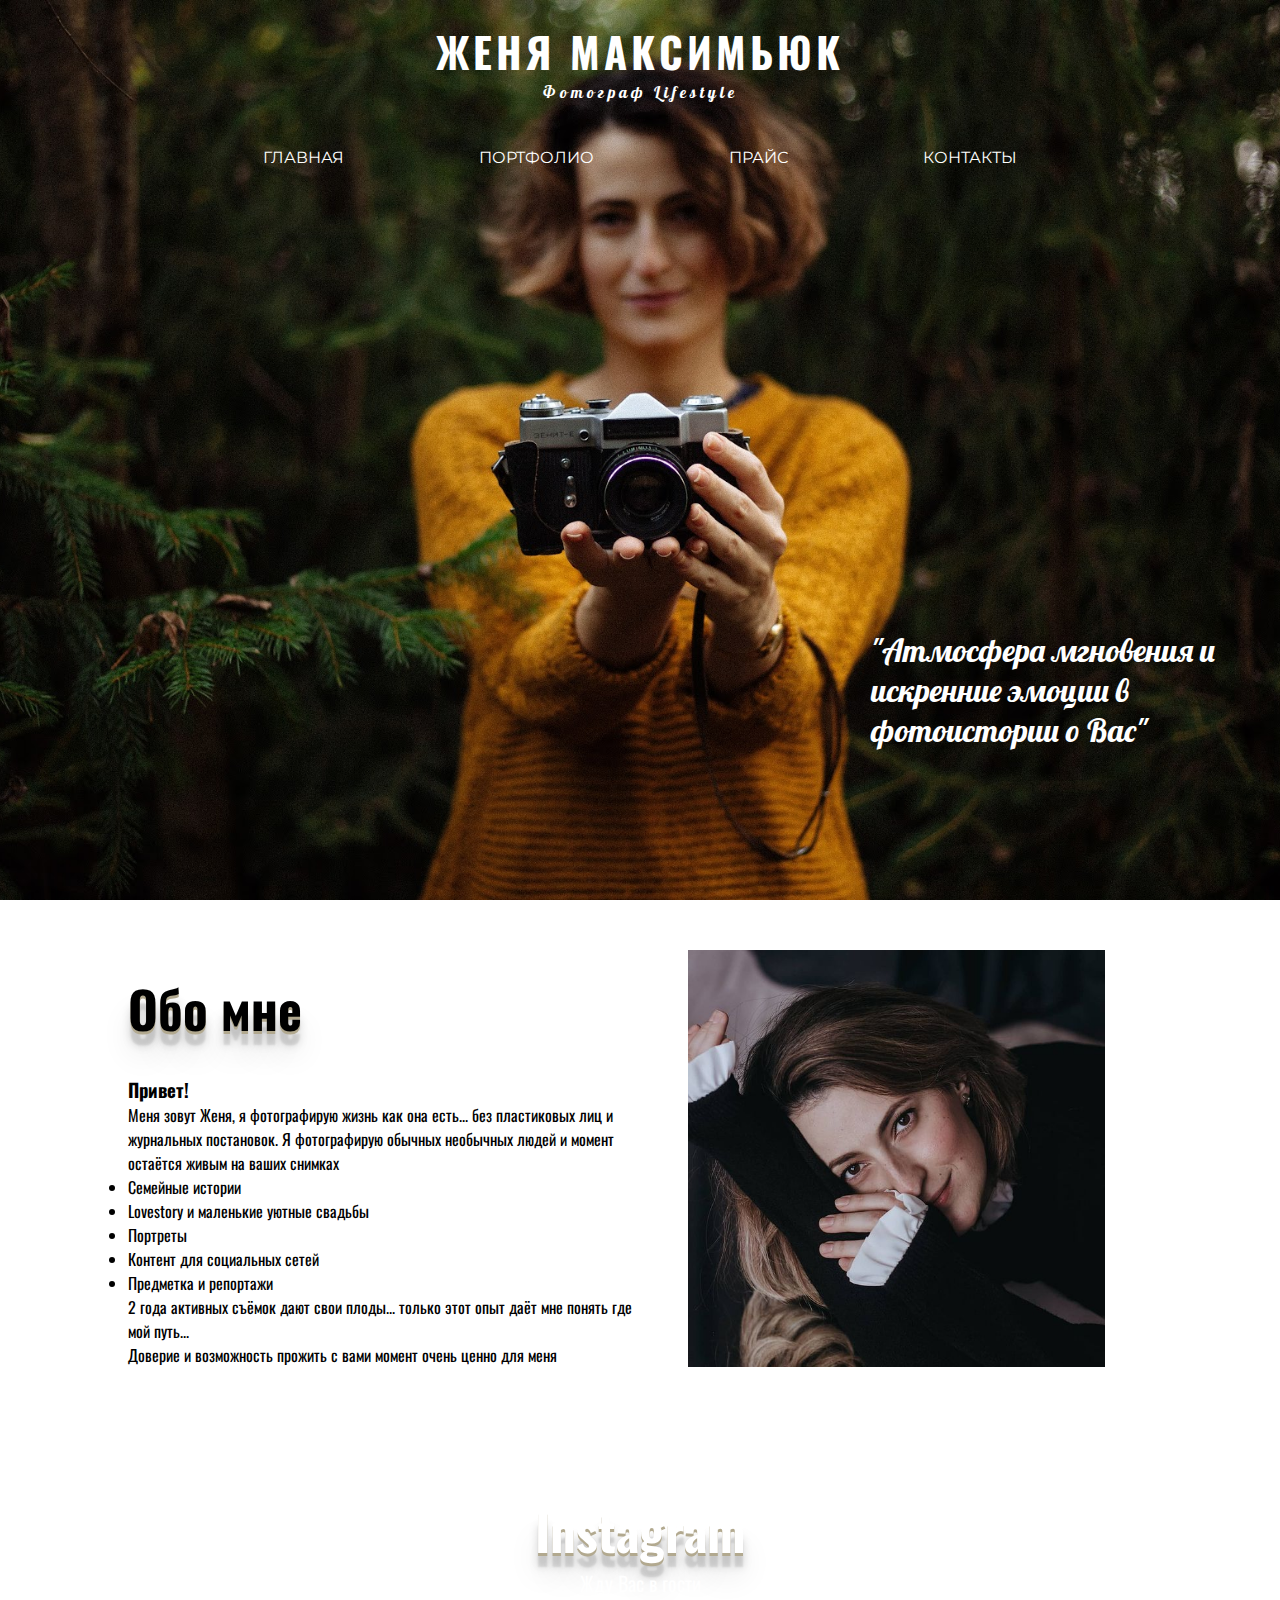
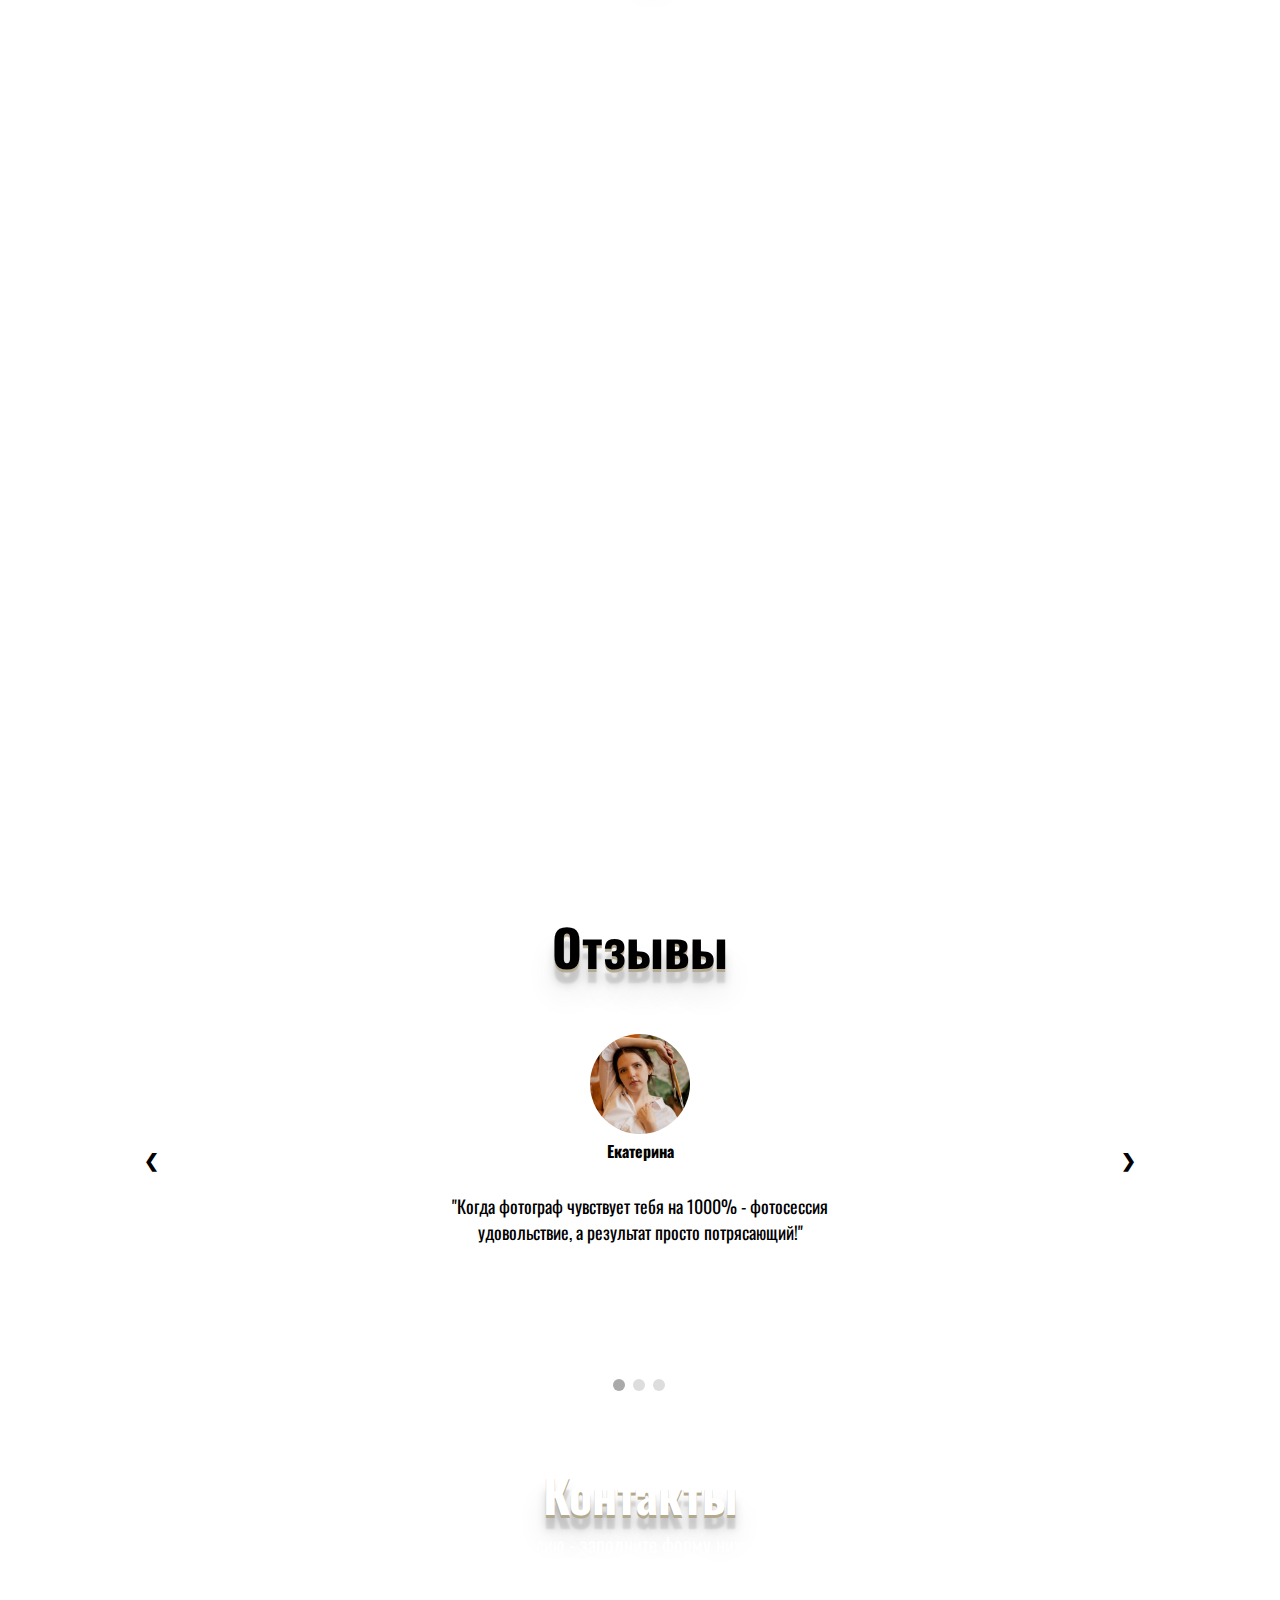
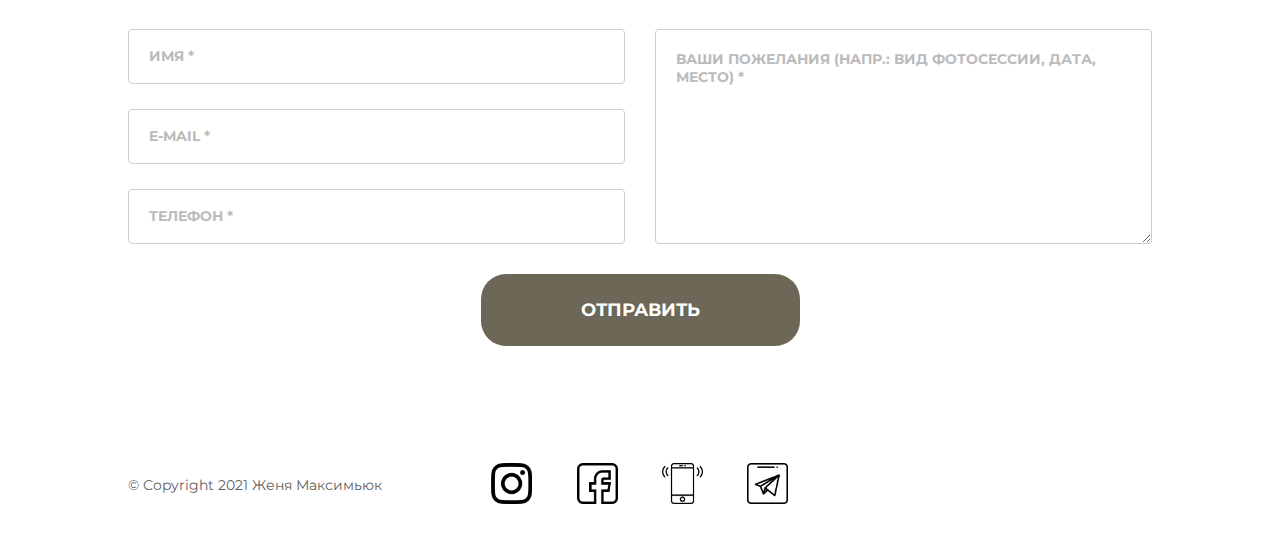
<file: index.html>
<!DOCTYPE html>
<html lang="en">
<head>
    <meta charset="UTF-8">
    <meta http-equiv="X-UA-Compatible" content="IE=edge">
    <meta name="viewport" content="width=device-width, initial-scale=1.0">
    <title>Женя Максимьюк</title>
    <script defer src="/script/script.js"></script>
    <link rel="preconnect" href="https://fonts.gstatic.com">
    <link href="https://fonts.googleapis.com/css2?family=Montserrat:wght@400;700;900&family=Roboto+Slab:wght@400;700&display=swap" rel="stylesheet">
    <link rel="preconnect" href="https://fonts.googleapis.com">
    <link rel="preconnect" href="https://fonts.gstatic.com" crossorigin>
    <link href="https://fonts.googleapis.com/css2?family=Lobster&family=Oswald:wght@400;600;700&display=swap" rel="stylesheet">
    <link rel="stylesheet" href="css/style.css">
    <link rel="stylesheet" href="css/media.css">
</head>
<body>

<div class="site">

    <header class="header">
        <div class="container"> 
        
            <div class="header__top">
                <div class="logo">
                    <h1><a href="#"> Женя Максимьюк </a></h1>
                    <p>Фотограф Lifestyle</p>
                </div>

                    <div class="menu__icon">
                        <span></span>
                    </div>
                    <nav class="nav">
                        <ul class="menu__list">
                            <li><a href="#" class="menu__link">Главная</a></li>
                            <li class="sub_li"><a href="pages/portfolio.html" class="menu__link"> Портфолио</a>
                                <span class="menu__arrow"></span>
                                <ul class="menu__sub-list"> 
                                    <li><a href="pages/portfolio/family.html" class="menu__sub-link">Семейная съемка</a></li>
                                    <li><a href="pages/portfolio/individual.html" class="menu__sub-link">Портрет</a></li>
                                    <li><a href="#" class="menu__sub-link">Lovestory</a></li>
                                    <li><a href="pages/portfolio/wedding.html" class="menu__sub-link">Свадьбы</a></li>
                                    <li><a href="pages/portfolio/content.html" class="menu__sub-link">Контент/Репортаж</a></li>
                                    <li><a href="pages/portfolio/subject.html" class="menu__sub-link">Предметная съемка</a></li>
                                </ul>
                            </li>
                            <li><a href="pages/price.html" class="menu__link">Прайс</a></li>
                            <li><a href="pages/contacts.html" class="menu__link">Контакты</a></li>
                        </ul>
                    </nav>
            </div>
        
            <div class="header__bottom ">
                <p class="anim-items anim-no-hide">"Атмосфера мгновения и искренние эмоции в фотоистории о Вас"</p>
            </div>
        </div>
    </header>
    <section class="about">
        <div class="container">
            <div class="about__list">
            
                <div class="about__item">
                    <div class="about__item-title">
                        <h2 class="text-3d">
                            Обо мне
                        </h2>
                    </div>
                    <div class="about__item-text">
                        <h3>Привет!</h3>
                        <p> Меня зовут Женя, я фотографирую жизнь как она есть... без пластиковых лиц и журнальных постановок. Я фотографирую обычных необычных людей и момент остаётся живым на ваших снимках</p>

                        <ul>
                            <li> Семейные истории</li>
                            <li>Lovestory и маленькие уютные свадьбы</li>
                            <li>Портреты</li>
                            <li>Контент для социальных сетей</li>
                            <li>Предметка и репортажи</li>
                        </ul>
                        <p> 2 года активных съёмок дают свои плоды... только этот опыт даёт мне понять где мой путь...</p>

                        <p> Доверие и возможность прожить с вами момент очень ценно для меня</p>
                    </div>
                </div>
                <div class="about__item">
                    <div class="about__img"></div> 
                </div>
                
            </div>
        </div>
    </section>

    <section class="insta">
        <div class="container">

            <div class="insta__title">
                <h2 class="text-3d">Instagram</h2>
                <p><span><a href="https://www.instagram.com/jeym_photo/" target="_blank">Жду Вас в гости</a></span></p>
            </div>
            <div class="insta__list">
                <div class="insta__item anim-items anim-no-hide" data-tooltip="Нажмите для перехода к посту в instagram">
                    <a href="https://www.instagram.com/p/CTeaQuLIJxd/" target="_blank">
                        <span class="pic pic-1"></span>
                    </a>
                </div> 
            
                <div class="insta__item anim-items anim-no-hide" data-tooltip="Нажмите для перехода к посту в instagram">
                    <a href="https://www.instagram.com/p/CTPAkAwI_gB/" target="_blank">
                        <span class="pic pic-2"></span>
                    </a>
                </div>
            
            
                <div class="insta__item anim-items anim-no-hide" data-tooltip="Нажмите для перехода к посту в instagram">
                    <a href="https://www.instagram.com/p/CS9G0kEoPym/" target="_blank">
                        <span class="pic pic-3"></span>
                    </a>
                </div>
            
            
                <div class="insta__item anim-items anim-no-hide" data-tooltip="Нажмите для перехода к посту в instagram">
                    <a href="https://www.instagram.com/p/CSwLJHLIyqZ/" target="_blank">
                        <span class="pic pic-4"></span>
                    </a>
                </div>
            
                <div class="insta__item anim-items anim-no-hide" data-tooltip="Нажмите для перехода к посту в instagram">
                    <a href="https://www.instagram.com/p/CSoQuQGIsfX/" target="_blank">
                        <span class="pic pic-5"></span>
                    </a>
                </div>
            
                <div class="insta__item anim-items anim-no-hide" data-tooltip="Нажмите для перехода к посту в instagram">
                    <a href="https://www.instagram.com/p/CSdwoJLIdzk/" target="_blank">
                        <span class="pic pic-6"></span>
                    </a>
                </div>
            </div>


        </div>
    </section>

    <section class="review">
        <div class="container">

            <div class="review__title">
                <h2 class="text-3d">Отзывы</h2>
            </div>

            <div class="review__slider slider">
                <div class="review__item">
                    <img src="images/rev1.jpg" alt="" class="review__img">
                    <p>Екатерина</p>
                    <div class="review__text">"Когда фотограф чувствует тебя на 1000% - фотосессия удовольствие, а результат просто потрясающий!"</div>
                </div>
                <div class="review__item">
                    <img src="images/rev2.jpg" alt="" class="review__img">
                    <p>Наталья</p>
                    <div class="review__text">"Это была моя первая студийная фотосессия.
                        Было волнительно и очень интересно.
                        Самое главное найти "своего" фотографа, с которым не будет неловкости, замкнутости.
                        С которым можно быть самим собой 😊.
                        Спасибо @jeym_photo
                        В предвкушении новой встречи 🥰"</div>
                </div>
                <div class="review__item">
                    <img src="images/rev3.jpg" alt="" class="review__img">
                    <p>Ирина</p>
                    <div class="review__text">"Спасибо за прекрасные фотографии!"</div>
                </div>

                <a class="prev" onclick="minusSlide()">&#10094;</a>
                <a class="next" onclick="plusSlide()">&#10095;</a>

                    
            </div>
                    <div class="slider-dots">
                        <span class="slider-dots_item" onclick="currentSlide(1)"></span> 
                        <span class="slider-dots_item" onclick="currentSlide(2)"></span> 
                        <span class="slider-dots_item" onclick="currentSlide(3)"></span> 
                    </div>
    </section>
        
    <section class="contacts">
            <div class="container">
               <div class="contacts__title"> 
                   <h2 class="text-3d">Контакты</h2>
                   <p>Для консультации или записи на фотосессию - заполните форму ниже, и я свяжусь с вами в ближайшее время</p>
                </div>
                
                <form class="form" id="data" action="/send.php" method="POST">
                    <div class="form__info">
                        <input class="form__input" required type="text" name="name" placeholder="Имя *">
                        <input class="form__input" required type="email" name="email" placeholder="e-mail *">
                        <input class="form__input" required type="tel" name="phone" placeholder="Телефон *">
                    </div>
                    <div class="form__message">
                        <textarea class="form__input message" name="text" required placeholder="Ваши пожелания (напр.: вид фотосессии, дата, место) *"></textarea>
                    </div> 
                </form>

                <button class="button" type="submit" form="data">Отправить</button>
            </div>

    </section>

        <footer class="footer">
            <div class="container">
                <div class="footer__wrapper">
                    <div class="footer__copy">
                    &copy; Copyright 2021 Женя Максимьюк
                    </div>
                    <div class="footer__ico">
                        <a href="https://www.instagram.com/jeym_photo/" target="_blank"><span class="ico ico__foot-ig"></span></a>
                        <a href="https://www.facebook.com/jenya.maksimjuk" target="_blank"><span class="ico ico__foot-fb"></span></a>
                        <a href="tel:+375445409266" target="_blank"><span class="ico ico__foot-phone"></span></a>
                        <a href="tg://resolve?domain=NikName" target="_blank"><span class="ico ico__foot-tg"></span></a>
                    </div>
                </div>
            </div>
        </div>
    
        </footer>
<!-- 
                    <div class="hidden-menu">
                        <input type="checkbox">
                        <span class="line"></span>
                        <span class="line"></span>
                        <span class="line"></span>

                        <div class="header__toggle-menu">
                            <nav class="nav-toggle">
                                <ul>
                                    <li><a href="#">Home</a></li>
                                    <li><a href="#">Services</a></li>
                                    <li><a href="#">Portfolio</a></li>
                                    <li><a href="#">About</a></li>
                                    <li><a href="#">Contact</a></li>
                                </ul>
                            </nav>
                        </div>
                    </div>
                </div>
            </div>
        </div>

-->
</div>

</body>
</html>
</file>
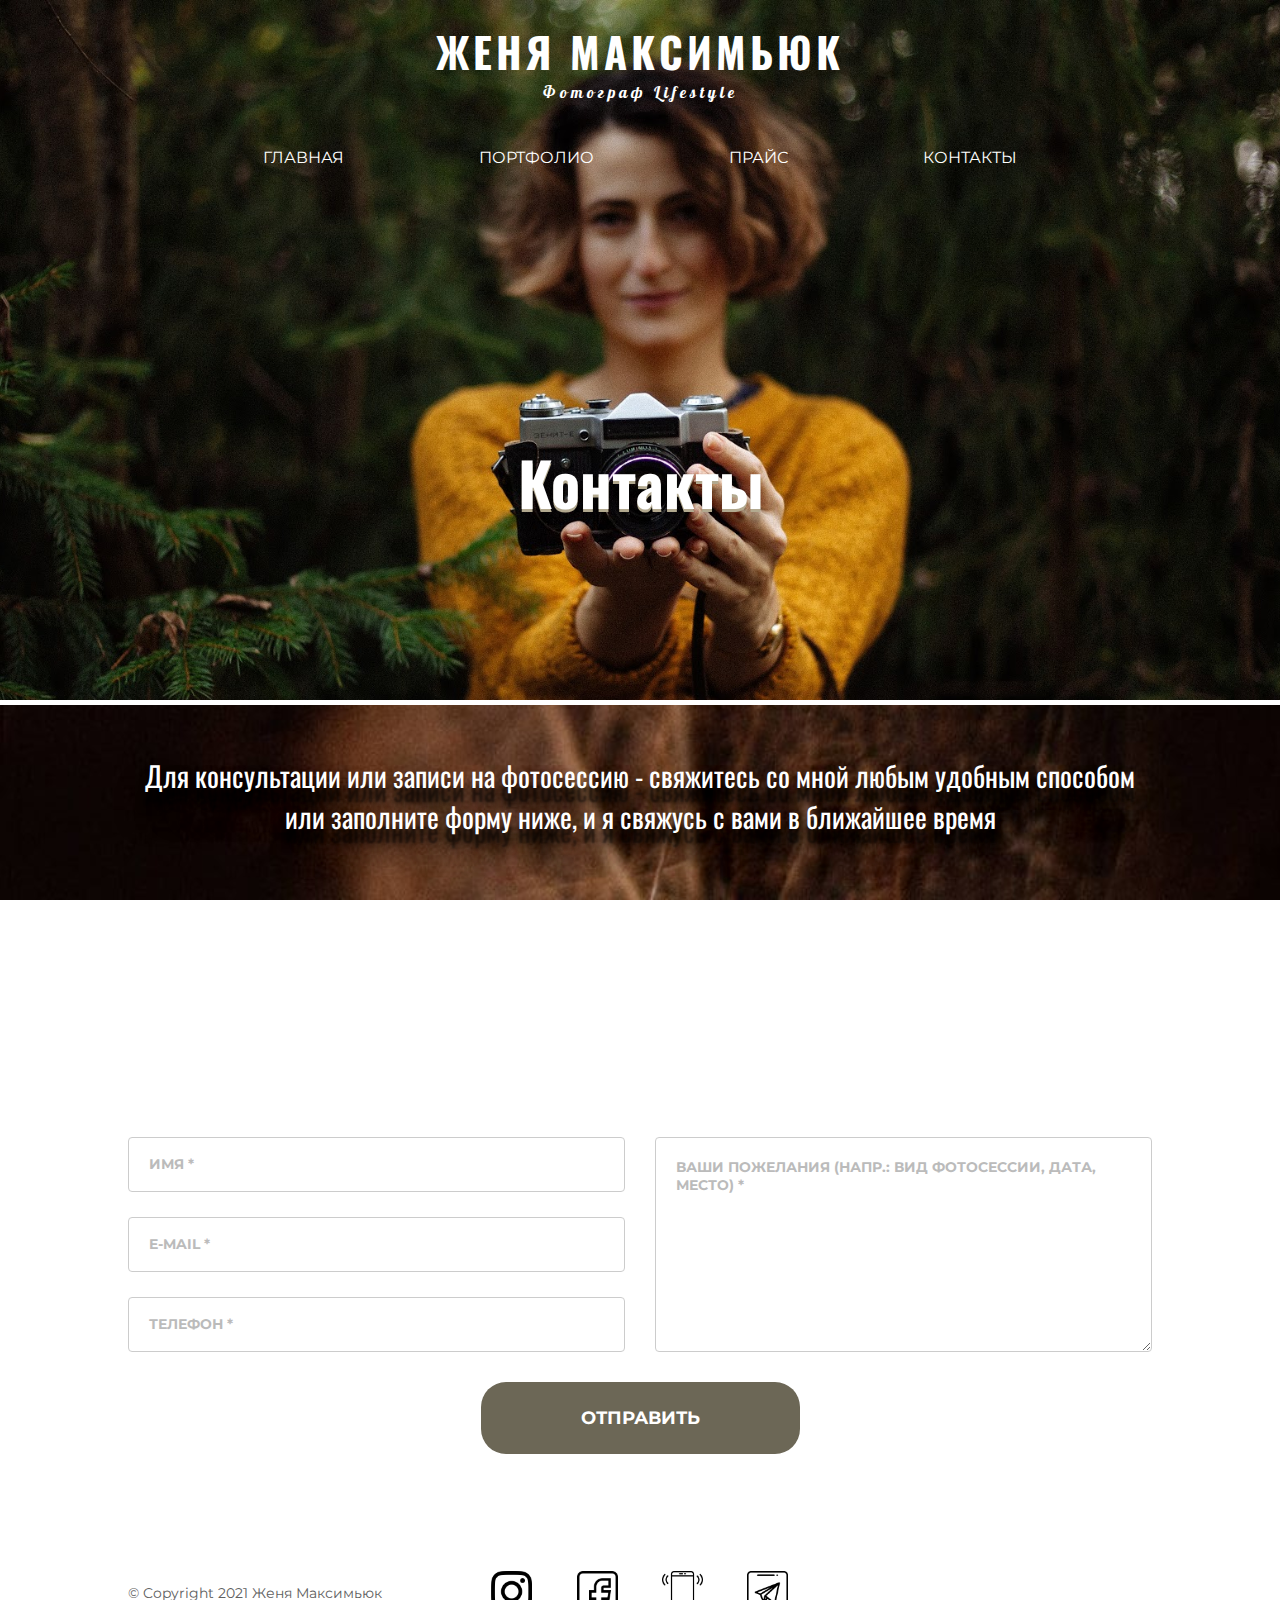
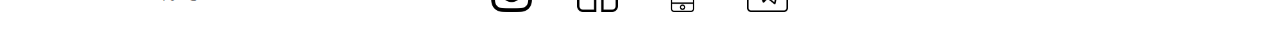
<file: pages/contacts.html>
<!DOCTYPE html>
<html lang="en">
<head>
    <meta charset="UTF-8">
    <meta http-equiv="X-UA-Compatible" content="IE=edge">
    <meta name="viewport" content="width=device-width, initial-scale=1.0">
    <title>Контакты</title>
    <!-- <script defer src="../script/script.js"></script> -->
    <script defer src="../script/contacts.js"></script>
    <link rel="preconnect" href="https://fonts.gstatic.com">
    <link href="https://fonts.googleapis.com/css2?family=Montserrat:wght@400;700;900&family=Roboto+Slab:wght@400;700&display=swap" rel="stylesheet">
    <link rel="preconnect" href="https://fonts.googleapis.com">
    <link rel="preconnect" href="https://fonts.gstatic.com" crossorigin>
    <link href="https://fonts.googleapis.com/css2?family=Lobster&family=Oswald:wght@400;600;700&display=swap" rel="stylesheet">

    <link rel="stylesheet" href="../css/style.css">
    <link rel="stylesheet" href="../css/contacts.css">
    <link rel="stylesheet" href="../css/media.css">
</head>
<body>

<div class="site">

    <header class="header">
        <div class="container"> 
        
            <div class="header__top">
                <div class="logo">
                    <h1><a href="../index.html"> Женя Максимьюк </a></h1>
                    <p>Фотограф Lifestyle</p>
                </div>

                <div class="menu__icon">
                    <span></span>
                </div>
                <nav class="nav">
                    <ul class="menu__list">
                        <li><a href="../index.html" class="menu__link">Главная</a></li>
                        <li class="sub_li"><a href="portfolio.html" class="menu__link"> Портфолио</a>
                            <span class="menu__arrow"></span>
                            <ul class="menu__sub-list"> 
                                <li><a href="portfolio/family.html" class="menu__sub-link">Семейная съемка</a></li>
                                <li><a href="portfolio/individual.html" class="menu__sub-link">Портрет</a></li>
                                <li><a href="#" class="menu__sub-link">Lovestory</a></li>
                                <li><a href="portfolio/wedding.html" class="menu__sub-link">Свадьбы</a></li>
                                <li><a href="portfolio/content.html" class="menu__sub-link">Контент/Репортаж</a></li>
                                <li><a href="portfolio/subject.html" class="menu__sub-link">Предметная съемка</a></li>
                            </ul>
                        </li>
                        <li><a href="price.html" class="menu__link">Прайс</a></li>
                        <li><a href="#" class="menu__link">Контакты</a></li>
                    </ul>
                </nav>
            </div>
            <div class="header__bot">

                <div class="contacts__title">
                <h2 class="text-3d anim-items anim-no-hide">Контакты</h2>
                </div>

            </div>
        
        </div>
    </header>

    <section class="contacts">
        <div class="container">
           <div class="title"> 
               <!-- <h2 class="text-3d">Контакты</h2> -->
               <p>Для консультации или записи на фотосессию - свяжитесь со мной любым удобным способом или заполните форму ниже, и я свяжусь с вами в ближайшее время</p>
            </div>

            <div class="contact__list">
                <div class="contact__item anim-items anim-no-hide">
                    <h3> Instagram</h3>
                    <a href="https://www.instagram.com/jeym_photo/" target="_blank"><p>@jeym_photo</p></a>
                </div>
                <div class="contact__item anim-items anim-no-hide">
                    <h3> TEL / VIBER / TELEGRAM</h3>
                   <a href="tel:+375445409266" target="_blank"><p>+375445409266</p></a>
                </div>
                <div class="contact__item anim-items anim-no-hide">
                    <h3> E-mail</h3>
                    <a href="mailto:Jenya_maksimjuk@mail.ru" target="_blank"><p>Jenya_maksimjuk@mail.ru</p></a>
                </div>
            </div>

            <form class="form" id="data" action="" method="POST">
                <div class="form__info">
                    <input class="form__input" required type="text" name="name" placeholder="Имя *">
                    <input class="form__input" required type="email" name="email" placeholder="e-mail *">
                    <input class="form__input" required type="tel" name="phone" placeholder="Телефон *">
                </div>
                <div class="form__message">
                    <textarea class="form__input message" required placeholder="Ваши пожелания (напр.: вид фотосессии, дата, место) *"></textarea>
                </div> 
            </form>
            <button class="button" type="submit" form="data">Отправить</button>
        </div>

</section>

    <footer class="footer">
        <div class="container">
            <div class="footer__wrapper">
                <div class="footer__copy">
                &copy; Copyright 2021 Женя Максимьюк
                </div>
                <div class="footer__ico">
                    <a href="https://www.instagram.com/jeym_photo/" target="_blank"><span class="ico ico__foot-ig"></span></a>
                    <a href="https://www.facebook.com/jenya.maksimjuk" target="_blank"><span class="ico ico__foot-fb"></span></a>
                    <a href="tel:+375445409266" target="_blank"><span class="ico ico__foot-phone"></span></a>
                    <a href="tg://resolve?domain=NikName" target="_blank"><span class="ico ico__foot-tg"></span></a>
                </div>
            </div>
        </div>
    </div>

    </footer>

</div>
</body>
</html>
</file>
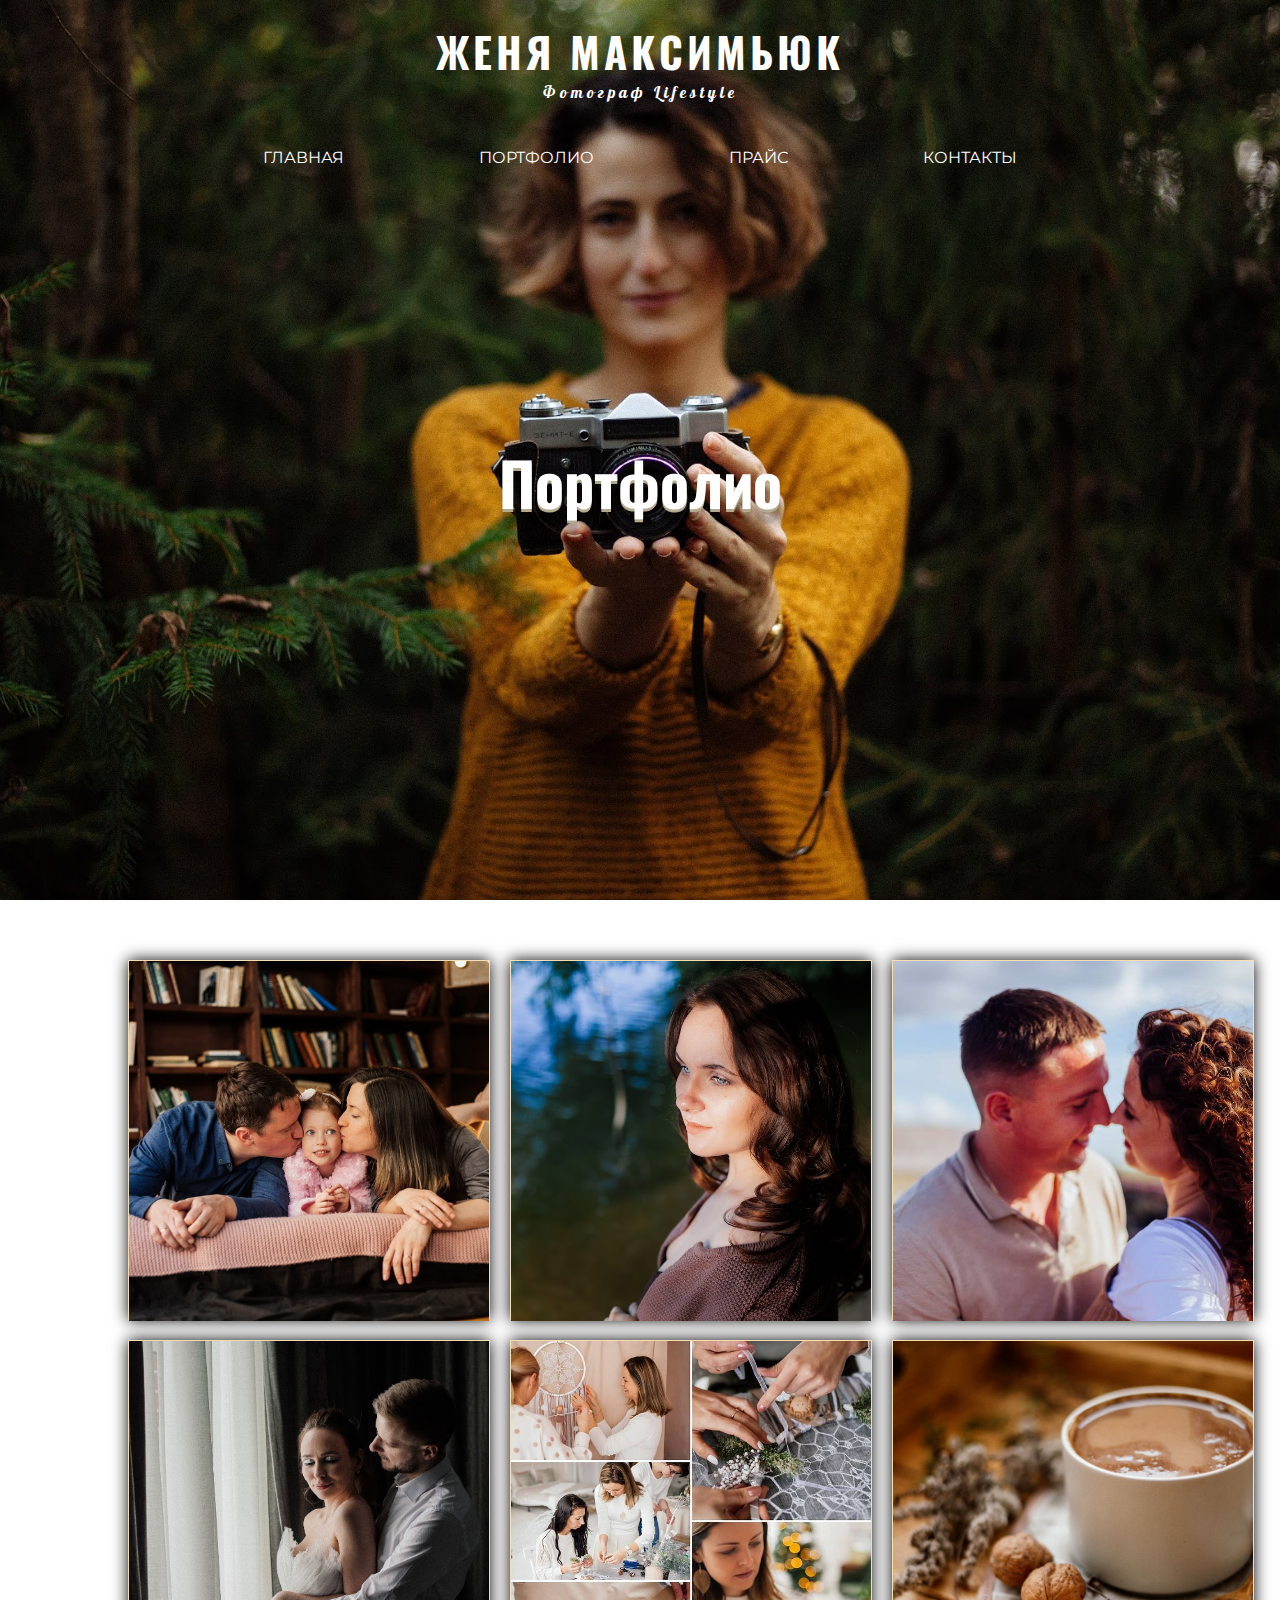
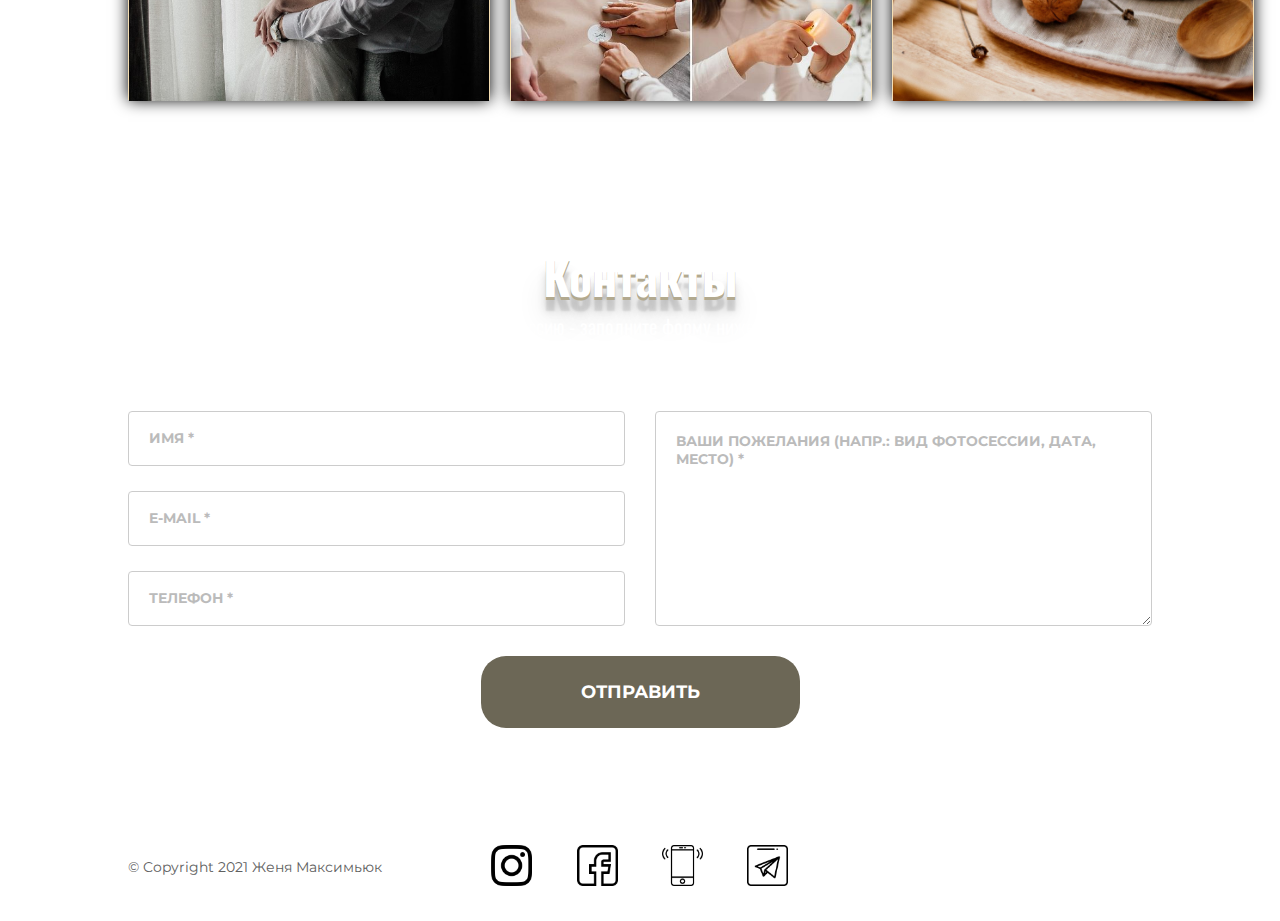
<file: pages/portfolio.html>
<!DOCTYPE html>
<html lang="en">
<head>
    <meta charset="UTF-8">
    <meta http-equiv="X-UA-Compatible" content="IE=edge">
    <meta name="viewport" content="width=device-width, initial-scale=1.0">
    <title>Портфолио</title>
    <link rel="preconnect" href="https://fonts.gstatic.com">
    <link href="https://fonts.googleapis.com/css2?family=Montserrat:wght@400;700;900&family=Roboto+Slab:wght@400;700&display=swap" rel="stylesheet">
    <link rel="preconnect" href="https://fonts.googleapis.com">
    <link rel="preconnect" href="https://fonts.gstatic.com" crossorigin>
    <link href="https://fonts.googleapis.com/css2?family=Lobster&family=Oswald:wght@400;600;700&display=swap" rel="stylesheet">
    <!-- <script defer src="../script/script.js"></script> -->
    <script defer src="../script/portfolio.js"></script>
    <link rel="stylesheet" href="../css/style.css">
    <link rel="stylesheet" href="../css/portfolio.css">
    <link rel="stylesheet" href="../css/media.css">
</head>
<body>

<div class="site">

    <header class="header" id="change-bg">
        <div class="container"> 
        
            <div class="header__top">
                <div class="logo">
                    <h1><a href="../index.html"> Женя Максимьюк </a></h1>
                    <p>Фотограф Lifestyle</p>
                </div>

                <div class="menu__icon">
                    <span></span>
                </div>
                <nav class="nav">
                    <ul class="menu__list">
                        <li><a href="../index.html" class="menu__link">Главная</a></li>
                        <li class="sub_li"><a href="#" class="menu__link"> Портфолио</a>
                            <span class="menu__arrow"></span>
                            <ul class="menu__sub-list"> 
                                <li><a href="portfolio/family.html" class="menu__sub-link">Семейная съемка</a></li>
                                <li><a href="portfolio/individual.html" class="menu__sub-link">Портрет</a></li>
                                <li><a href="#" class="menu__sub-link">Lovestory</a></li>
                                <li><a href="portfolio/wedding.html" class="menu__sub-link">Свадьбы</a></li>
                                <li><a href="portfolio/content.html" class="menu__sub-link">Контент/Репортаж</a></li>
                                <li><a href="portfolio/subject.html" class="menu__sub-link">Предметная съемка</a></li>
                            </ul>
                        </li>
                        <li><a href="price.html" class="menu__link">Прайс</a></li>
                        <li><a href="contacts.html" class="menu__link">Контакты</a></li>
                    </ul>
                </nav>
            </div>

            <div class="header__bot">

                <div class="portfolio__title">
                <h2 class="text-3d anim-items anim-no-hide">Портфолио</h2>
                </div>

            </div>
        
        </div>
    </header>

    <section class="portfolio">
        <div class="container">
            <div class="portfolio__list">
                <div class="portfolio__item" data-tooltip="Семейная съемка">
                    <a href="/pages/portfolio/family.html">
                        <span class="pic img-1"></span>
                    </a>
                </div> 
                <div class="portfolio__item" data-tooltip="Портрет">
                    <a href="/pages/portfolio/individual.html">
                        <span class="pic img-2"></span>
                    </a>
                </div> 
                <div class="portfolio__item" data-tooltip="Lovestory">
                    <a href="#">
                        <span class="pic img-3"></span>
                    </a>
                </div> 
                <div class="portfolio__item" data-tooltip="Свадебнвя съемка">
                    <a href="/pages/portfolio/wedding.html">
                        <span class="pic img-4"></span>
                    </a>
                </div> 
                <div class="portfolio__item" data-tooltip="Контент/Репортаж">
                    <a href="#">
                        <span class="pic img-5"></span>
                    </a>
                </div> 
                <div class="portfolio__item" data-tooltip="Предметная съемка">
                    <a href="/pages/portfolio/subject.html">
                        <span class="pic img-6"></span>
                    </a>
                </div> 
                
            </div>

        </div>
    </section>

    <section class="contacts">
        <div class="container">
           <div class="contacts__title"> 
               <h2 class="text-3d">Контакты</h2>
               <p>Для консультации или записи на фотосессию - заполните форму ниже, и я свяжусь с вами в ближайшее время</p>
            </div>
            
            <form class="form" id="data" action="" method="POST">
                <div class="form__info">
                    <input class="form__input" required type="text" name="name" placeholder="Имя *">
                    <input class="form__input" required type="email" name="email" placeholder="e-mail *">
                    <input class="form__input" required type="tel" name="phone" placeholder="Телефон *">
                </div>
                <div class="form__message">
                    <textarea class="form__input message" required placeholder="Ваши пожелания (напр.: вид фотосессии, дата, место) *"></textarea>
                </div> 
            </form>
            <button class="button" type="submit" form="data">Отправить</button>
        </div>

</section>

    <footer class="footer">
        <div class="container">
            <div class="footer__wrapper">
                <div class="footer__copy">
                &copy; Copyright 2021 Женя Максимьюк
                </div>
                <div class="footer__ico">
                    <a href="https://www.instagram.com/jeym_photo/" target="_blank"><span class="ico ico__foot-ig"></span></a>
                    <a href="https://www.facebook.com/jenya.maksimjuk" target="_blank"><span class="ico ico__foot-fb"></span></a>
                    <a href="tel:+375445409266" target="_blank"><span class="ico ico__foot-phone"></span></a>
                    <a href="tg://resolve?domain=NikName" target="_blank"><span class="ico ico__foot-tg"></span></a>
                </div>
            </div>
        </div>
    </div>

    </footer>
</div>
</body>
</html>
</file>
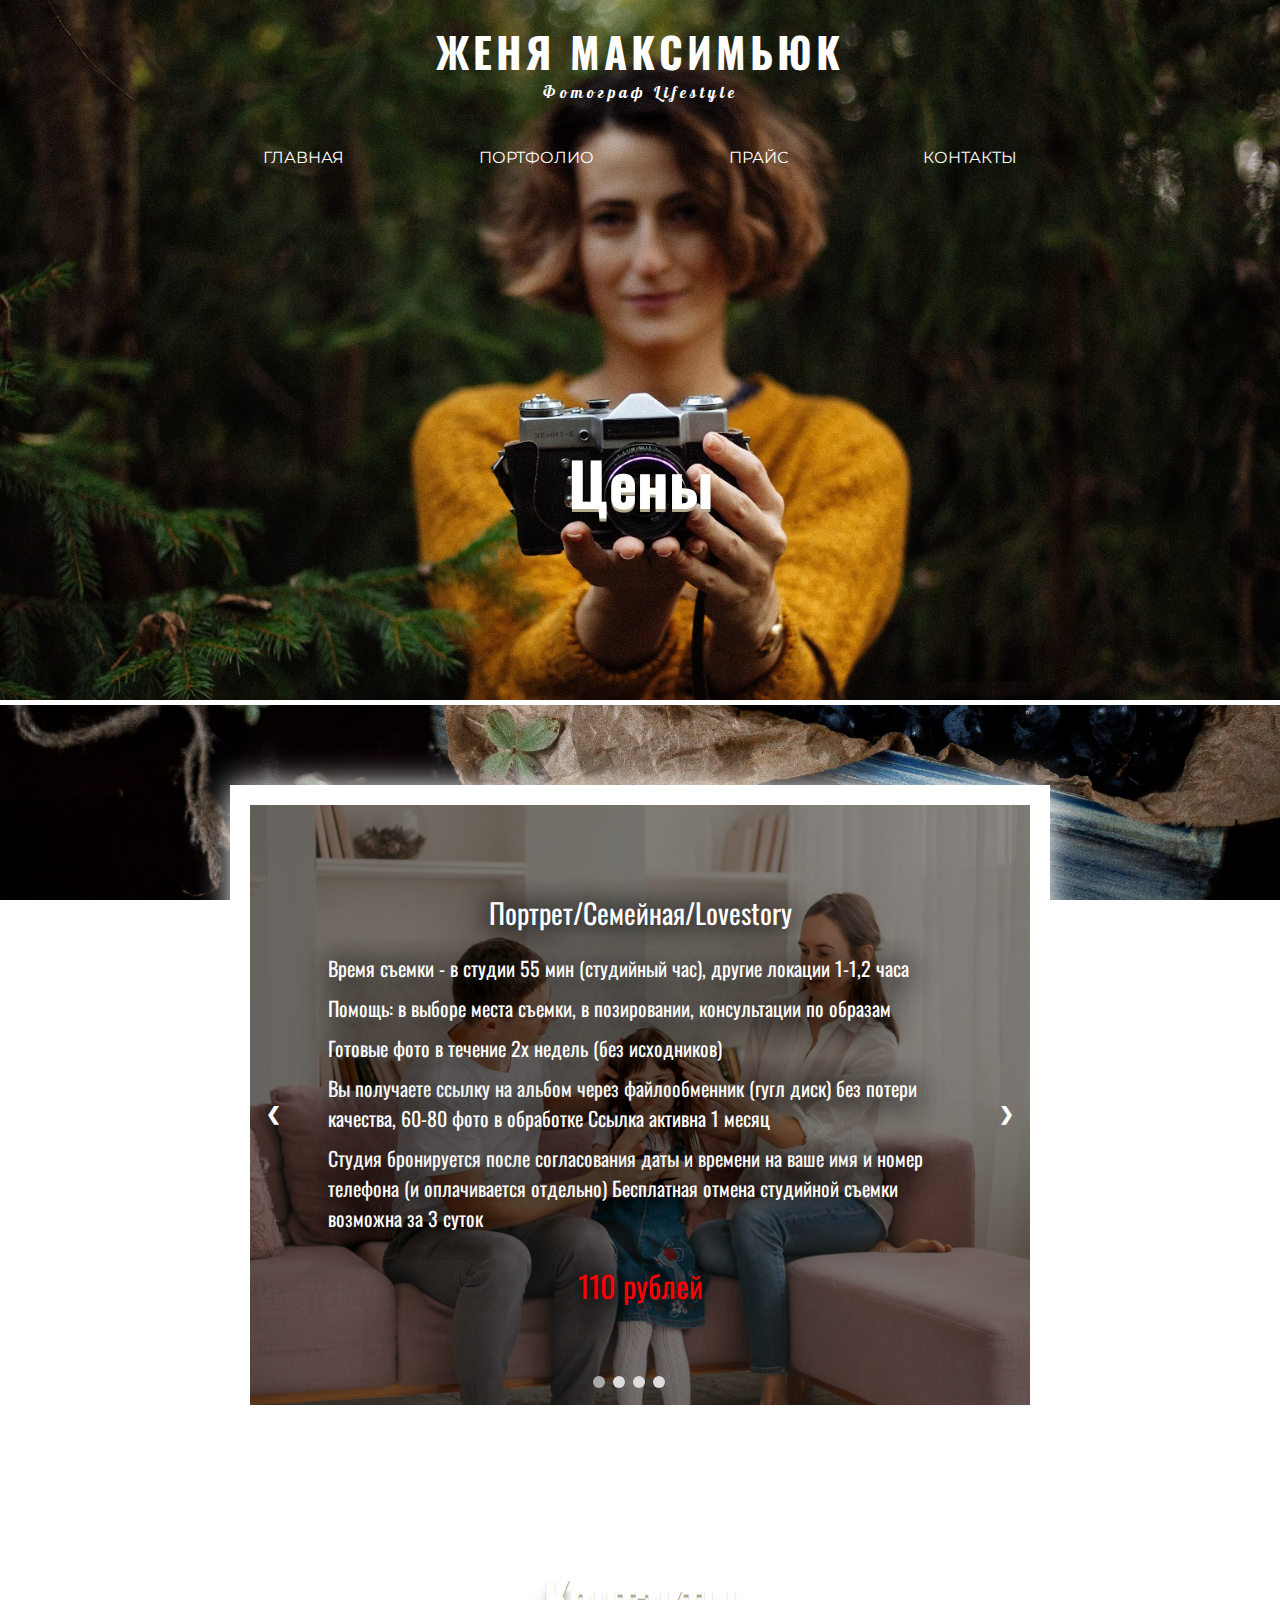
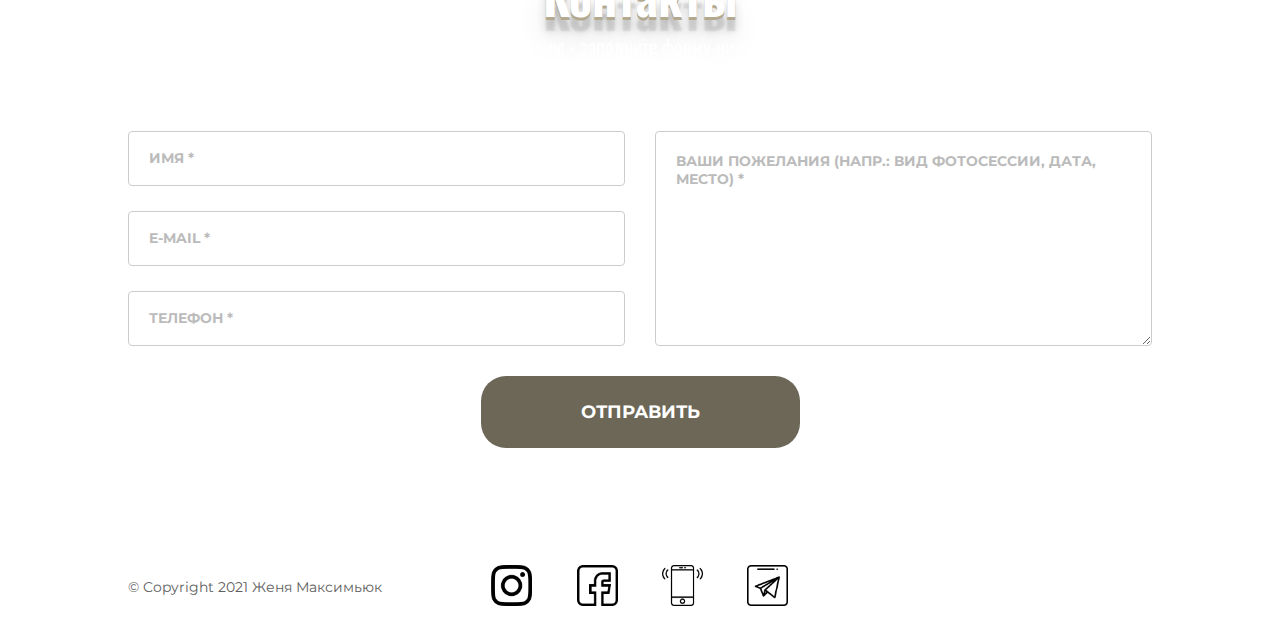
<file: pages/price.html>
<!DOCTYPE html>
<html lang="en">
<head>
    <meta charset="UTF-8">
    <meta http-equiv="X-UA-Compatible" content="IE=edge">
    <meta name="viewport" content="width=device-width, initial-scale=1.0">
    <title>Прайс</title>
    <link rel="preconnect" href="https://fonts.gstatic.com">
    <link href="https://fonts.googleapis.com/css2?family=Montserrat:wght@400;700;900&family=Roboto+Slab:wght@400;700&display=swap" rel="stylesheet">
    <link rel="preconnect" href="https://fonts.googleapis.com">
    <link rel="preconnect" href="https://fonts.gstatic.com" crossorigin>
    <link href="https://fonts.googleapis.com/css2?family=Lobster&family=Oswald:wght@400;600;700&display=swap" rel="stylesheet">
    <!-- <script defer src="../script/script.js"></script> -->
    <script defer src="../script/price.js"></script>
    <link rel="stylesheet" href="../css/style.css">
    <link rel="stylesheet" href="../css/price.css">
    <link rel="stylesheet" href="../css/media.css">
</head>
<body>

<div class="site">

    <header class="header">
        <div class="container"> 
        
            <div class="header__top">
                <div class="logo">
                    <h1><a href="../index.html"> Женя Максимьюк </a></h1>
                    <p>Фотограф Lifestyle</p>
                </div>

                <div class="menu__icon">
                    <span></span>
                </div>
                <nav class="nav">
                    <ul class="menu__list">
                        <li><a href="../index.html" class="menu__link">Главная</a></li>
                        <li class="sub_li"><a href="portfolio.html" class="menu__link"> Портфолио</a>
                            <span class="menu__arrow"></span>
                            <ul class="menu__sub-list"> 
                                <li><a href="portfolio/family.html" class="menu__sub-link">Семейная съемка</a></li>
                                <li><a href="portfolio/individual.html" class="menu__sub-link">Портрет</a></li>
                                <li><a href="#" class="menu__sub-link">Lovestory</a></li>
                                <li><a href="portfolio/wedding.html" class="menu__sub-link">Свадьбы</a></li>
                                <li><a href="portfolio/content.html" class="menu__sub-link">Контент/Репортаж</a></li>
                                <li><a href="portfolio/subject.html" class="menu__sub-link">Предметная съемка</a></li>
                            </ul>
                        </li>
                        <li><a href="#" class="menu__link">Прайс</a></li>
                        <li><a href="contacts.html" class="menu__link">Контакты</a></li>
                    </ul>
                </nav>
            </div>
        
                <div class="header__bot">

                    <div class="price__title">
                    <h2 class="text-3d anim-items anim-no-hide">Цены</h2>
                    </div>

                </div>
        </div>
        
    </header>



    <section class="price">
        <div class="container">

            <div class="slider">
                <div class="item">
                    <img src="../images/family/fam19.jpg" alt="Первый слайд">
                    <div class="slideText">Портрет/Семейная/Lovestory
                        <div class="slideDesc">
                            <p>Время съемки - в студии 55 мин (студийный час), другие локации 1-1,2 часа</p>
                            <p>Помощь: в выборе места съемки, в позировании, консультации по образам</p> 
                            <p>Готовые фото в течение 2х недель (без исходников)</p>
                            <p>Вы получаете ссылку на альбом через файлообменник (гугл диск) без потери качества, 60-80 фото в обработке
                            Ссылка активна 1 месяц</p>
                            <p> Студия бронируется после согласования даты и времени на ваше имя и номер телефона (и оплачивается отдельно)
                            Бесплатная отмена студийной съемки возможна за 3 суток</p>
                            <p class="price-item">110 рублей</p>
                        </div>
                    </div>
                    
                </div>
            
                <div class="item">
                    <img src="../images/report1.jpg" alt="Второй слайд">
                    <div class="slideText">Репортаж
                        <div class="slideDesc">
                            <p>100-150/час фото в цветокоррекции через файлообменник (гугл диск)</p>
                            <p>Почасовая оплата</p>
                            <p>Выезд за пределы Минска возможен (при наличии трансфера)</p>
                            <p>Съемка мероприятий, семейных праздников</p>
                            <p>В студии, на улице, у вас дома</p>
                            <p class="price-item">100 руб/час</p>
                        </div>
                    </div>
                </div>
            
                <div class="item">
                    <img src="../images/wedding/wed17.jpg" alt="Третий слайд">
                    <div class="slideText">Свадебная
                        <div class="slideDesc">
                            <p>Пакет "Прогулка" 2-3 часа 300 р
                                Составление индивидуального маршрута, помощь в позирование и подбор реквизита
                                150 фото в обработке на гугл диск и флешку
                                превью в течение 2 дней</p>
    
                                <p>Пакет "регистрация+прогулка"
                                До 4 часов 380р (сверх 4 часов стоимость изменится), фото в обработке 150-180 штук на гугл диск и флешку
                                Индивидуальный маршрут, помощь в позировании
                                превью в течение 2 дней</p>
                                
                                <p>Пакет "прогулка+банкет"
                                Стоимость зависит от количества часов работы (прогулка 2-3 часа 300 р, репортаж банкета до 6 часов оплата 100р/час)
                                превью в течение 2 дней</p>
    
                                <p>Пакет "полный свадебный день"
                                Регистрация+прогулка 380 р
                                Репортаж банкета 100р/час
                                превью в течение 2 дней</p>
                        </div>
                    </div>
                </div>
                <div class="item">
                    <img src="../images/subj/subj28.jpg" alt="Третий слайд">
                    <div class="slideText">Контент и предметная съемка
                        <div class="slideDesc">
                            <p>Помощь в подборе реквизита, позировании, выборе локации и образов</p>
                            <p>Обсуждаемая обработка</p>
                            <p>Предметная съемка - 30-50, 50-80, 80-100 фото (стоимость зависит от количества фото)</p>
                            <p>Контент (предметка + детали + процесс работы + бизнес портрет) 120 фото</p>
                            <p>Консультативное сопровождение на всех этапах подготовки</p>
                            <p>Студия бронируется вами и оплачивается отдельно (перенос или отмена возможны за 3 суток)</p>
                            <p class="price-item">Контент 150 руб</p>
                        </div>
                    </div>
                </div>
            
                <a class="prev" onclick="minusSlide()">&#10094;</a>
                <a class="next" onclick="plusSlide()">&#10095;</a>

                    <div class="slider-dots">
                        <span class="slider-dots_item" onclick="currentSlide(1)"></span> 
                        <span class="slider-dots_item" onclick="currentSlide(2)"></span> 
                        <span class="slider-dots_item" onclick="currentSlide(3)"></span> 
                        <span class="slider-dots_item" onclick="currentSlide(4)"></span> 
                    </div>
            </div>
            
            
        </div>

    </section>
    <section class="contacts">
        <div class="container">
           <div class="contacts__title"> 
               <h2 class="text-3d">Контакты</h2>
               <p>Для консультации или записи на фотосессию - заполните форму ниже, и я свяжусь с вами в ближайшее время</p>
            </div>
            
            <form class="form" id="data" action="" method="POST">
                <div class="form__info">
                    <input class="form__input" required type="text" name="name" placeholder="Имя *">
                    <input class="form__input" required type="email" name="email" placeholder="e-mail *">
                    <input class="form__input" required type="tel" name="phone" placeholder="Телефон *">
                </div>
                <div class="form__message">
                    <textarea class="form__input message" required placeholder="Ваши пожелания (напр.: вид фотосессии, дата, место) *"></textarea>
                </div> 
            </form>
            <button class="button" type="submit" form="data">Отправить</button>
        </div>

</section>

    <footer class="footer">
        <div class="container">
            <div class="footer__wrapper">
                <div class="footer__copy">
                &copy; Copyright 2021 Женя Максимьюк
                </div>
                <div class="footer__ico">
                    <a href="https://www.instagram.com/jeym_photo/" target="_blank"><span class="ico ico__foot-ig"></span></a>
                    <a href="https://www.facebook.com/jenya.maksimjuk" target="_blank"><span class="ico ico__foot-fb"></span></a>
                    <a href="tel:+375445409266" target="_blank"><span class="ico ico__foot-phone"></span></a>
                    <a href="tg://resolve?domain=NikName" target="_blank"><span class="ico ico__foot-tg"></span></a>
                </div>
            </div>
        </div>
    </div>

    </footer>

</div>
</body>
</html>
</file>
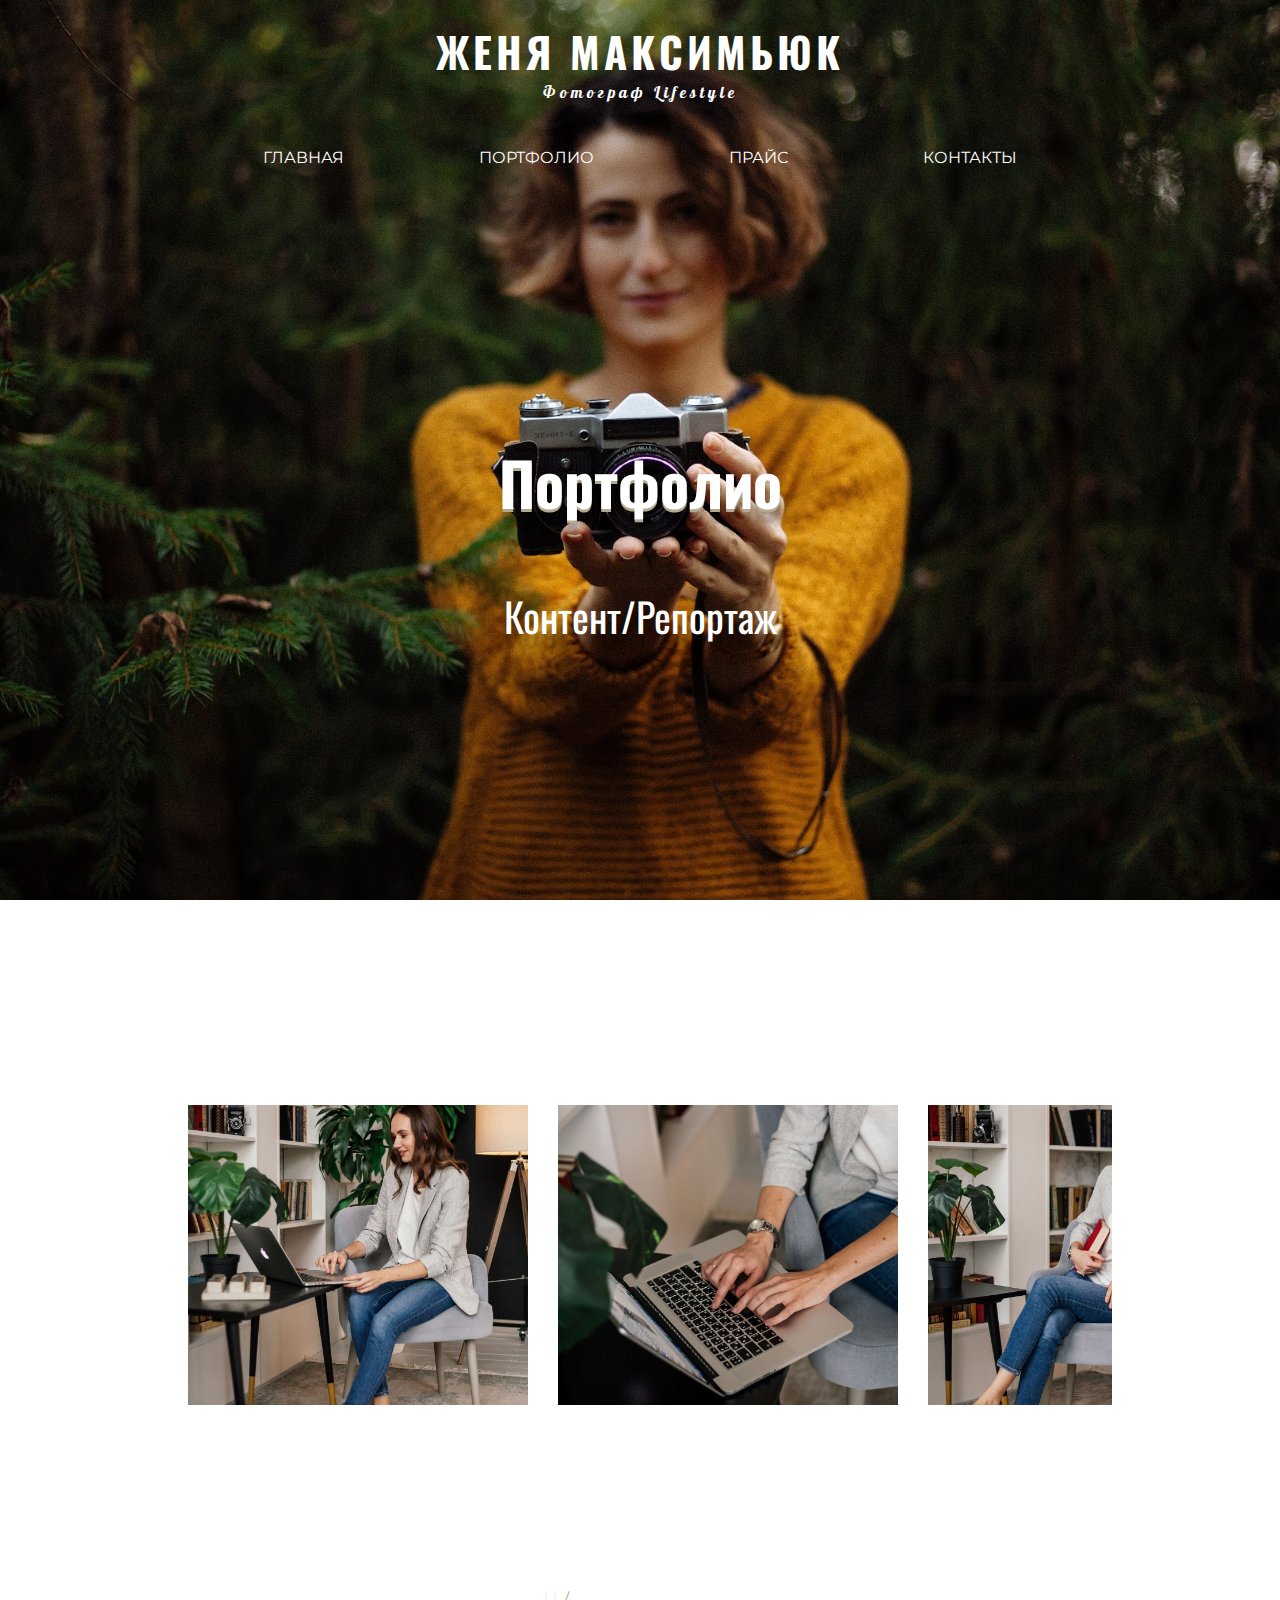
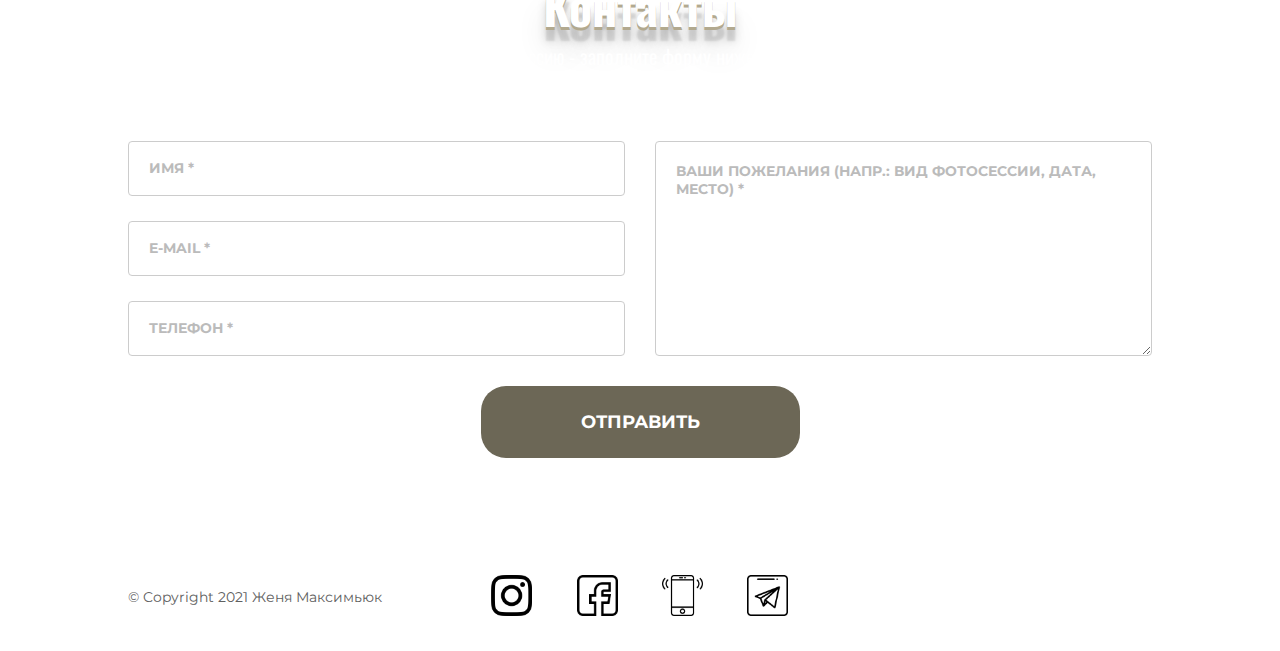
<file: pages/portfolio/content.html>
<!DOCTYPE html>
<html lang="en">
<head>
    <meta charset="UTF-8">
    <meta http-equiv="X-UA-Compatible" content="IE=edge">
    <meta name="viewport" content="width=device-width, initial-scale=1.0">
    <title>Контент</title>
    <link rel="preconnect" href="https://fonts.gstatic.com">
    <link href="https://fonts.googleapis.com/css2?family=Montserrat:wght@400;700;900&family=Roboto+Slab:wght@400;700&display=swap" rel="stylesheet">
    <link rel="preconnect" href="https://fonts.googleapis.com">
    <link rel="preconnect" href="https://fonts.gstatic.com" crossorigin>
    <link href="https://fonts.googleapis.com/css2?family=Lobster&family=Oswald:wght@400;600;700&display=swap" rel="stylesheet">
    <!-- <script defer src="../../script/script.js"></script> -->
    <script defer src="../../script/content.js"></script>
    <link rel="stylesheet" href="../../css/style.css">
    <link rel="stylesheet" href="../../css/portfolio.css">
    <link rel="stylesheet" href="../../css/content.css">
    <link rel="stylesheet" href="../../css/media.css">
</head>
<body>

<div class="site">

    <header class="header">
        <div class="container"> 
        
            <div class="header__top">
                <div class="logo">
                    <h1><a href="../../index.html"> Женя Максимьюк </a></h1>
                    <p>Фотограф Lifestyle</p>
                </div>

                <div class="menu__icon">
                    <span></span>
                </div>
                <nav class="nav">
                    <ul class="menu__list">
                        <li><a href="../../index.html" class="menu__link">Главная</a></li>
                        <li class="sub_li"><a href="../portfolio.html" class="menu__link"> Портфолио</a>
                            <span class="menu__arrow"></span>
                            <ul class="menu__sub-list"> 
                                <li><a href="family.html" class="menu__sub-link">Семейная съемка</a></li>
                                <li><a href="individual.html" class="menu__sub-link">Портрет</a></li>
                                <li><a href="#" class="menu__sub-link">Lovestory</a></li>
                                <li><a href="wedding.html" class="menu__sub-link">Свадьбы</a></li>
                                <li><a href="#" class="menu__sub-link">Контент/Репортаж</a></li>
                                <li><a href="subject.html" class="menu__sub-link">Предметная съемка</a></li>
                            </ul>
                        </li>
                        <li><a href="../price.html" class="menu__link">Прайс</a></li>
                        <li><a href="../contacts.html" class="menu__link">Контакты</a></li>
                    </ul>
                </nav>
            </div>
                <div class="header__bot">

                    <div class="portfolio__title">
                    <h2 class="text-3d anim-items anim-no-hide">Портфолио</h2>
                    <p class="anim-items anim-no-hide">Контент/Репортаж</p>
                    </div>

                </div>
        
        </div>
    </header>

    <section class="portfolio">
        <div class="container">
            <div id = "carousel" class="carousel">
                
                    <div class="content-1">
                        <h3>Контент для Анны </h3>
                      <div class="images">
                        </div>
                    </div>
                    
                <a class="prev">&#10094;</a>
                <a class="next">&#10095;</a>
                
            </div>

        </div>
    </section>

    <section class="contacts">
        <div class="container">
           <div class="contacts__title"> 
               <h2 class="text-3d">Контакты</h2>
               <p>Для консультации или записи на фотосессию - заполните форму ниже, и я свяжусь с вами в ближайшее время</p>
            </div>
            
            <form class="form" id="data" action="" method="POST">
                <div class="form__info">
                    <input class="form__input" required type="text" name="name" placeholder="Имя *">
                    <input class="form__input" required type="email" name="email" placeholder="e-mail *">
                    <input class="form__input" required type="tel" name="phone" placeholder="Телефон *">
                </div>
                <div class="form__message">
                    <textarea class="form__input message" required placeholder="Ваши пожелания (напр.: вид фотосессии, дата, место) *"></textarea>
                </div> 
            </form>
            <button class="button" type="submit" form="data">Отправить</button>
        </div>

</section>

    <footer class="footer">
        <div class="container">
            <div class="footer__wrapper">
                <div class="footer__copy">
                &copy; Copyright 2021 Женя Максимьюк
                </div>
                <div class="footer__ico">
                    <a href="https://www.instagram.com/jeym_photo/" target="_blank"><span class="ico ico__foot-ig"></span></a>
                    <a href="https://www.facebook.com/jenya.maksimjuk" target="_blank"><span class="ico ico__foot-fb"></span></a>
                    <a href="tel:+375445409266" target="_blank"><span class="ico ico__foot-phone"></span></a>
                    <a href="tg://resolve?domain=NikName" target="_blank"><span class="ico ico__foot-tg"></span></a>
                </div>
            </div>
        </div>
    </div>

    </footer>
</div>
</body>
</html>
</file>
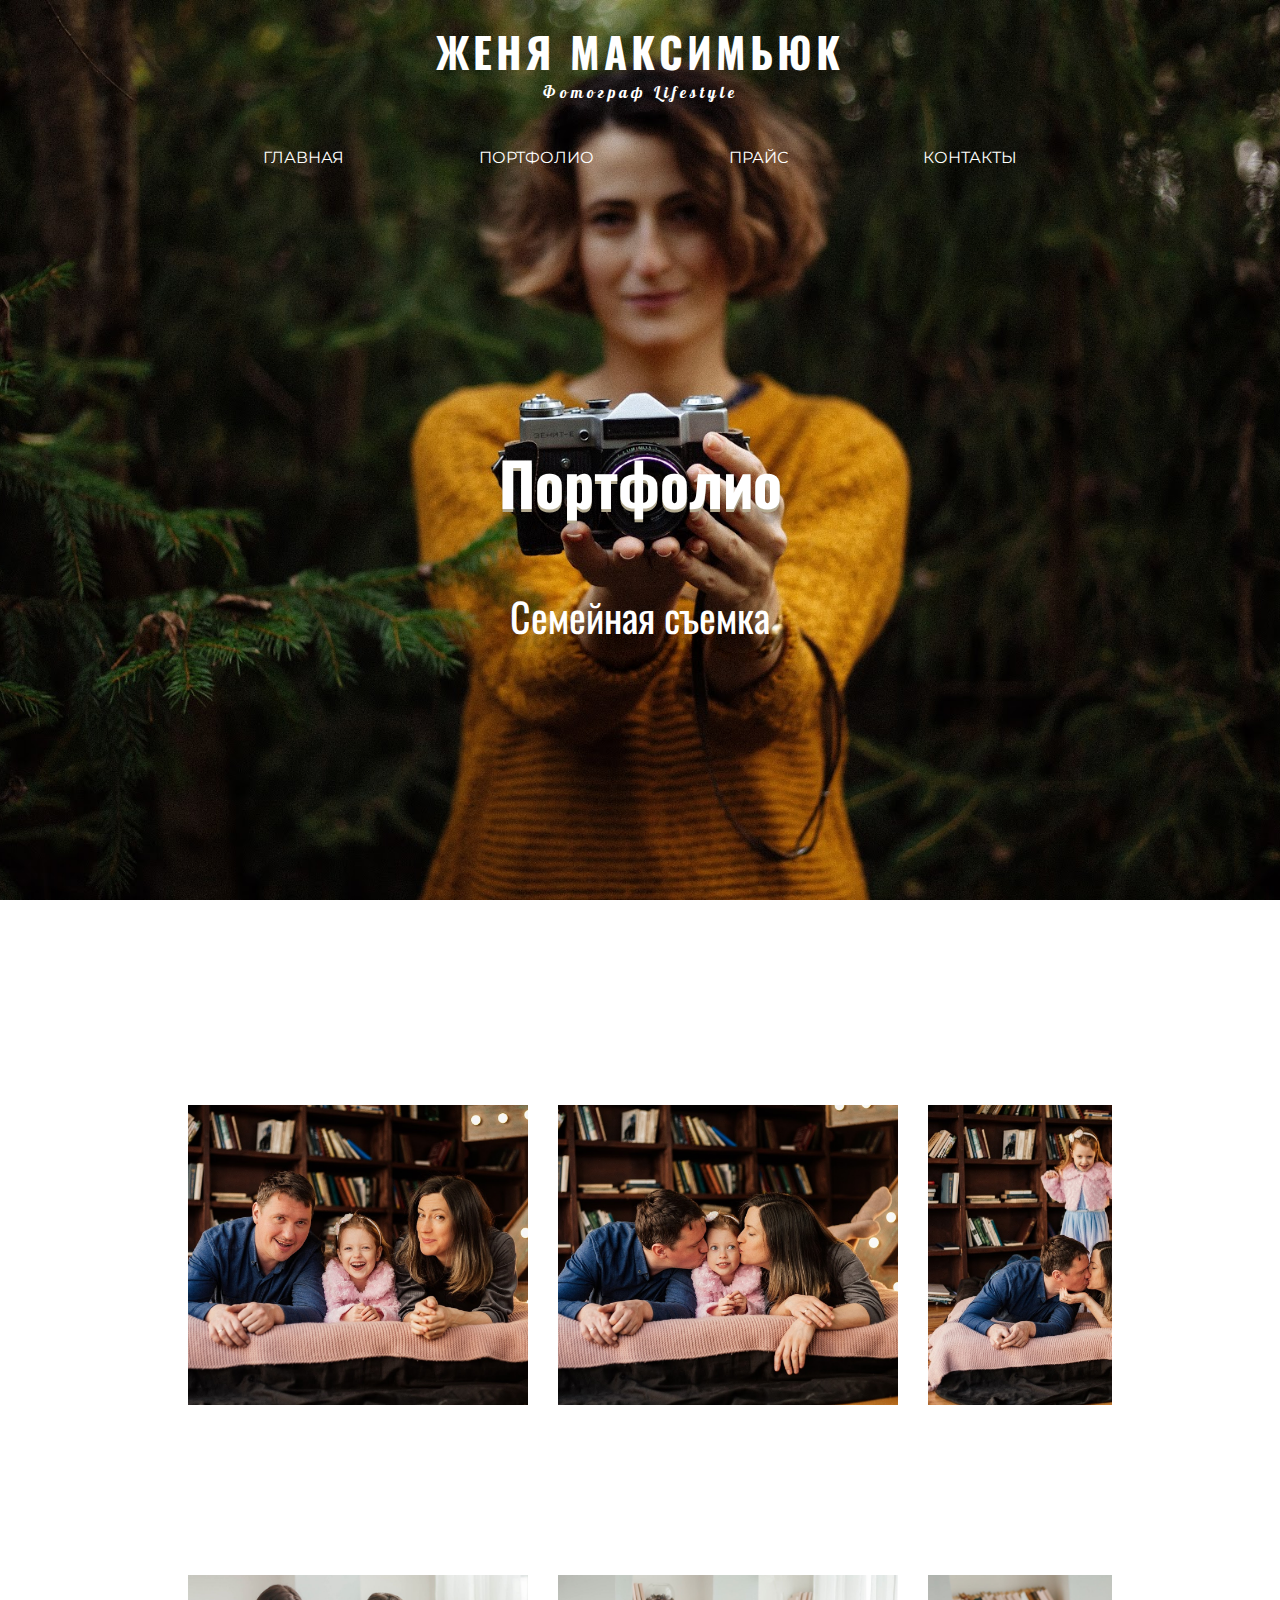
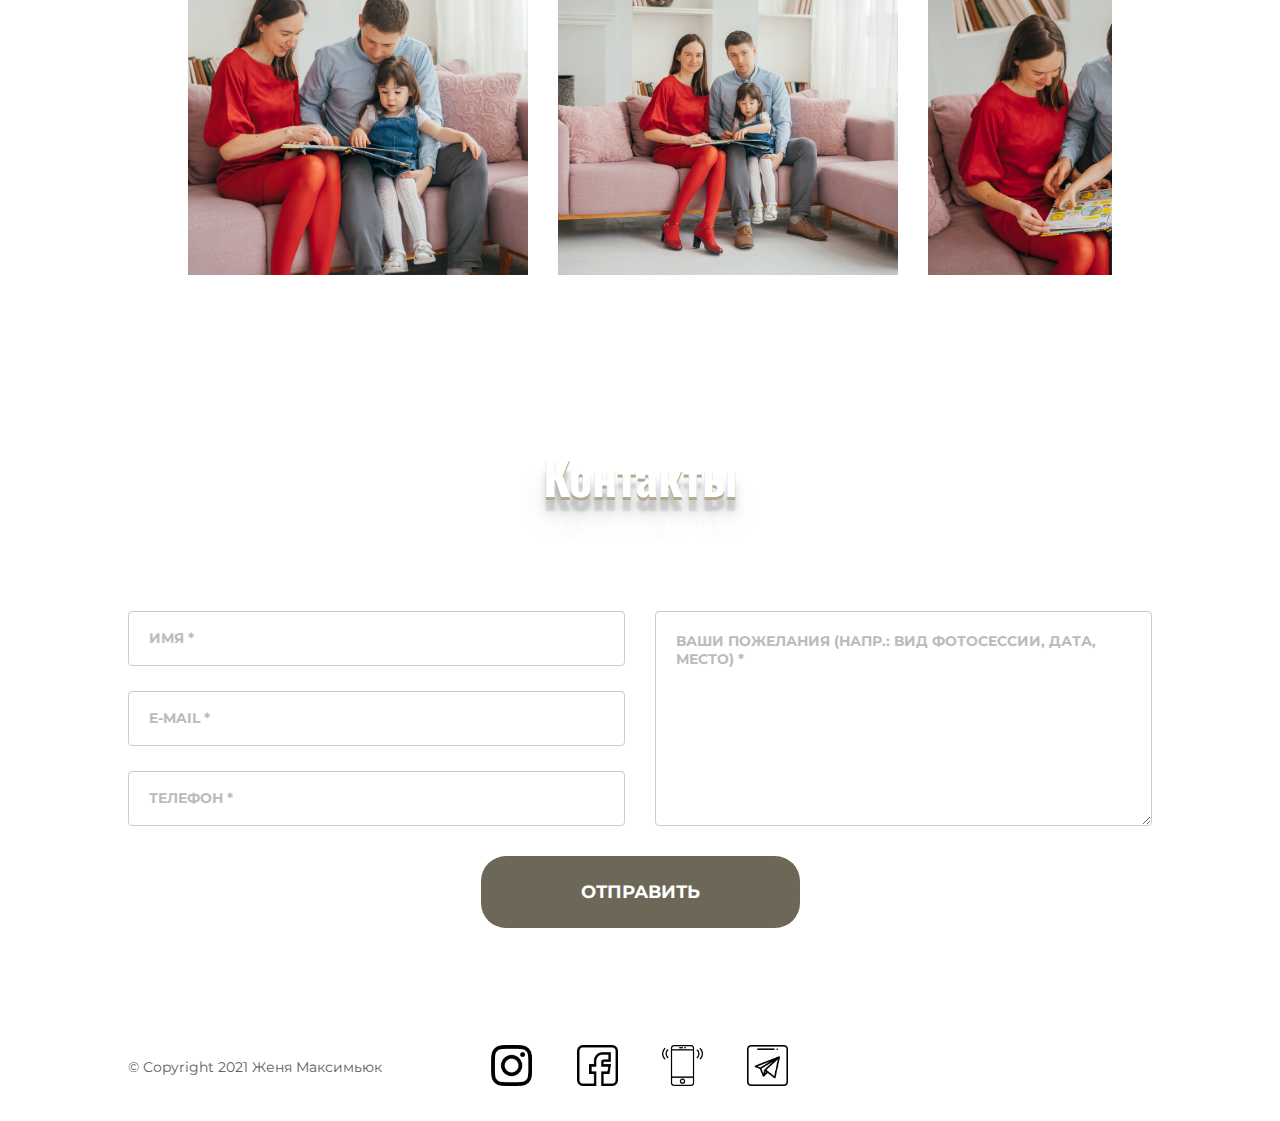
<file: pages/portfolio/family.html>
<!DOCTYPE html>
<html lang="en">
<head>
    <meta charset="UTF-8">
    <meta http-equiv="X-UA-Compatible" content="IE=edge">
    <meta name="viewport" content="width=device-width, initial-scale=1.0">
    <title>Семейная</title>
    <link rel="preconnect" href="https://fonts.gstatic.com">
    <link href="https://fonts.googleapis.com/css2?family=Montserrat:wght@400;700;900&family=Roboto+Slab:wght@400;700&display=swap" rel="stylesheet">
    <link rel="preconnect" href="https://fonts.googleapis.com">
    <link rel="preconnect" href="https://fonts.gstatic.com" crossorigin>
    <link href="https://fonts.googleapis.com/css2?family=Lobster&family=Oswald:wght@400;600;700&display=swap" rel="stylesheet">
    <!-- <script defer src="../../script/script.js"></script> -->
    <script defer src="../../script/family.js"></script>
    <link rel="stylesheet" href="../../css/style.css">
    <link rel="stylesheet" href="../../css/portfolio.css">
    <link rel="stylesheet" href="../../css/family.css">
    <link rel="stylesheet" href="../../css/media.css">
</head>
<body>

<div class="site">

    <header class="header">
        <div class="container"> 
        
            <div class="header__top">
                <div class="logo">
                    <h1><a href="../../index.html"> Женя Максимьюк </a></h1>
                    <p>Фотограф Lifestyle</p>
                </div>

                <div class="menu__icon">
                    <span></span>
                </div>
                <nav class="nav">
                    <ul class="menu__list">
                        <li><a href="../../index.html" class="menu__link">Главная</a></li>
                        <li class="sub_li"><a href="../portfolio.html" class="menu__link"> Портфолио</a>
                            <span class="menu__arrow"></span>
                            <ul class="menu__sub-list"> 
                                <li><a href="#" class="menu__sub-link">Семейная съемка</a></li>
                                <li><a href="individual.html" class="menu__sub-link">Портрет</a></li>
                                <li><a href="#" class="menu__sub-link">Lovestory</a></li>
                                <li><a href="wedding.html" class="menu__sub-link">Свадьбы</a></li>
                                <li><a href="content.html" class="menu__sub-link">Контент/Репортаж</a></li>
                                <li><a href="subject.html" class="menu__sub-link">Предметная съемка</a></li>
                            </ul>
                        </li>
                        <li><a href="../price.html" class="menu__link">Прайс</a></li>
                        <li><a href="../contacts.html" class="menu__link">Контакты</a></li>
                    </ul>
                </nav>
            </div>
                <div class="header__bot">

                    <div class="portfolio__title">
                    <h2 class="text-3d anim-items anim-no-hide">Портфолио</h2>
                    <p class="anim-items anim-no-hide">Семейная съемка</p>
                    </div>

                </div>
        
        </div>
    </header>

    <section class="portfolio">
        <div class="container">
            <div class="family__gallery">
                <div id = "carousel" class="carousel">
                    
                        <div class="family-1">
                            <h3>Семья Мартинкевич</h3>
                        <div class="images">
                            </div>
                        </div>
                        
                    <a class="prev">&#10094;</a>
                    <a class="next">&#10095;</a>
                    
                </div>
            </div>
            <div class="family__gallery">
                <div id = "carousel2" class="carousel">
                    
                        <div class="family-2">
                            <h3>Семья Быковых</h3>
                        <div class="images-2">
                            </div>
                        </div>
                        
                    <a class="prev">&#10094;</a>
                    <a class="next">&#10095;</a>
                    
                </div>
            </div>

        </div>
    </section>

    <section class="contacts">
        <div class="container">
           <div class="contacts__title"> 
               <h2 class="text-3d">Контакты</h2>
               <p>Для консультации или записи на фотосессию - заполните форму ниже, и я свяжусь с вами в ближайшее время</p>
            </div>
            
            <form class="form" id="data" action="" method="POST">
                <div class="form__info">
                    <input class="form__input" required type="text" name="name" placeholder="Имя *">
                    <input class="form__input" required type="email" name="email" placeholder="e-mail *">
                    <input class="form__input" required type="tel" name="phone" placeholder="Телефон *">
                </div>
                <div class="form__message">
                    <textarea class="form__input message" required placeholder="Ваши пожелания (напр.: вид фотосессии, дата, место) *"></textarea>
                </div> 
            </form>
            <button class="button" type="submit" form="data">Отправить</button>
        </div>

</section>

    <footer class="footer">
        <div class="container">
            <div class="footer__wrapper">
                <div class="footer__copy">
                &copy; Copyright 2021 Женя Максимьюк
                </div>
                <div class="footer__ico">
                    <a href="https://www.instagram.com/jeym_photo/" target="_blank"><span class="ico ico__foot-ig"></span></a>
                    <a href="https://www.facebook.com/jenya.maksimjuk" target="_blank"><span class="ico ico__foot-fb"></span></a>
                    <a href="tel:+375445409266" target="_blank"><span class="ico ico__foot-phone"></span></a>
                    <a href="tg://resolve?domain=NikName" target="_blank"><span class="ico ico__foot-tg"></span></a>
                </div>
            </div>
        </div>
    </div>

    </footer>
</div>
</body>
</html>
</file>
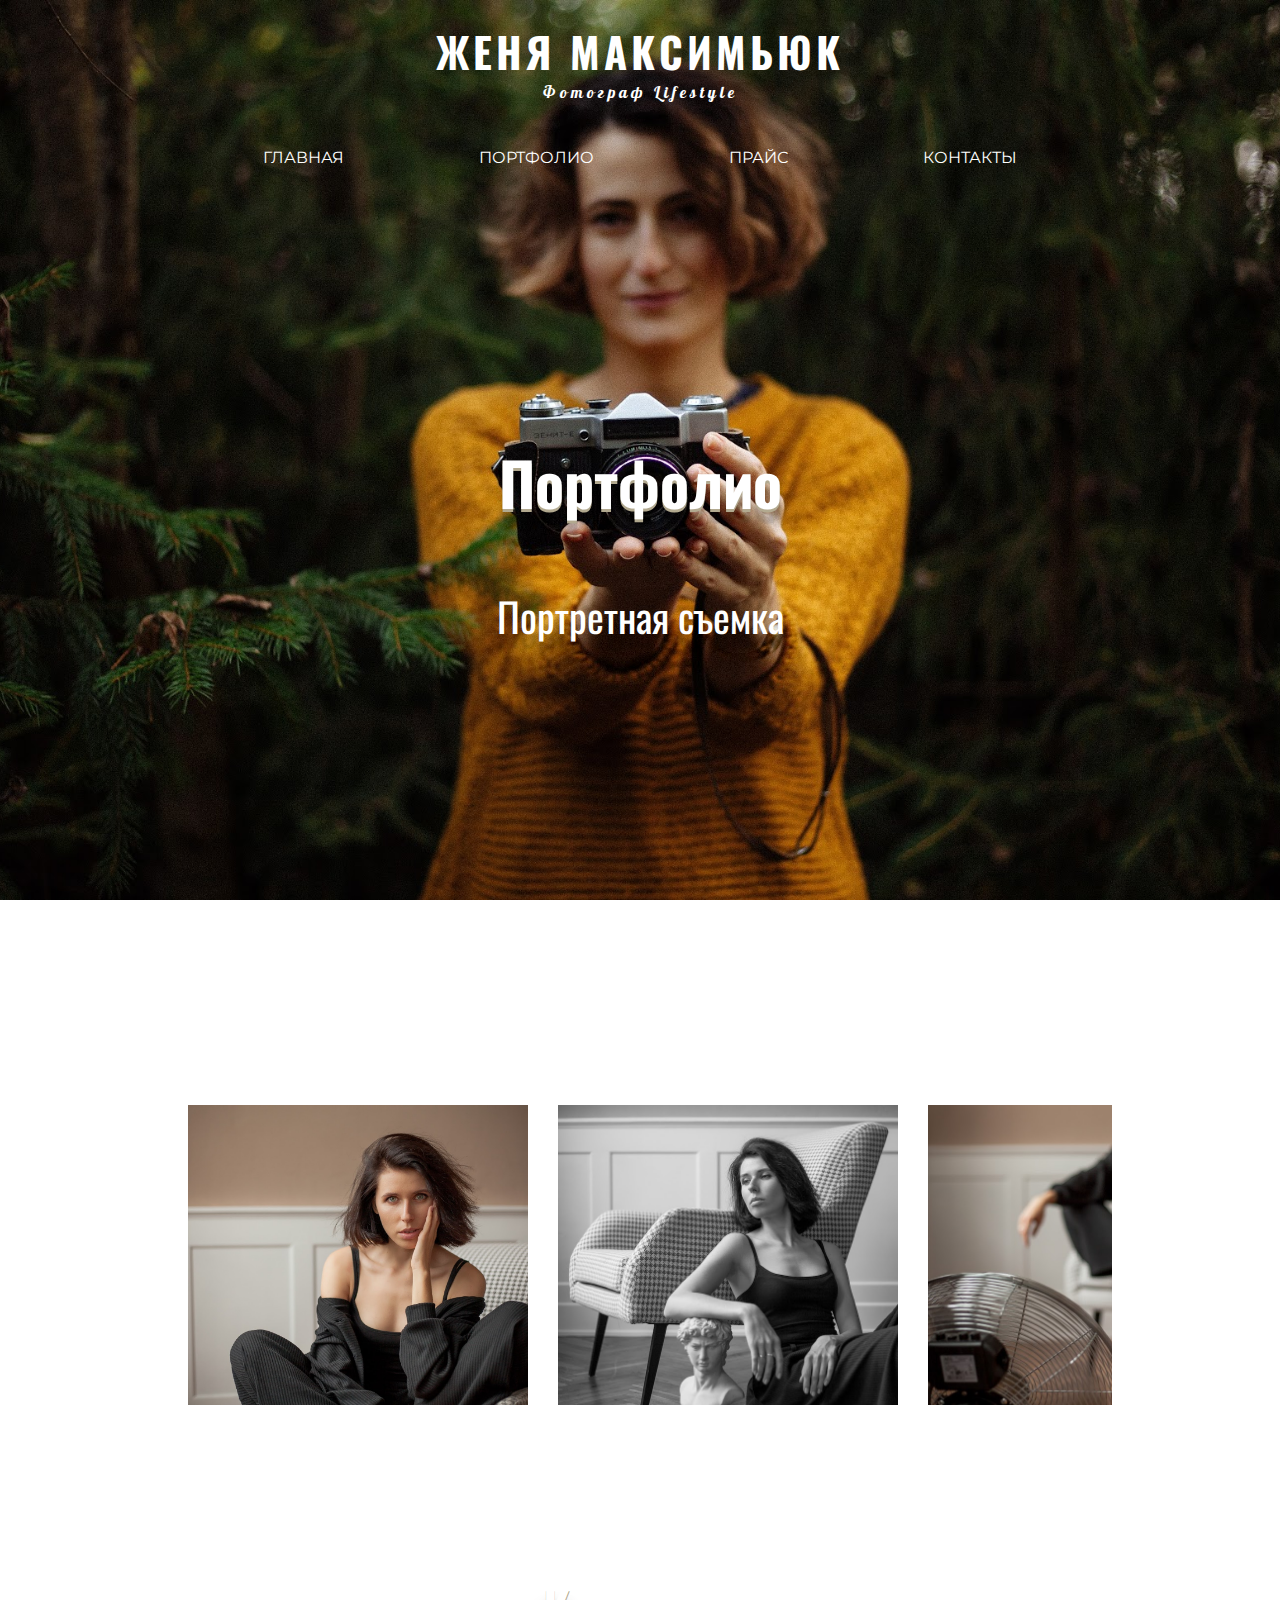
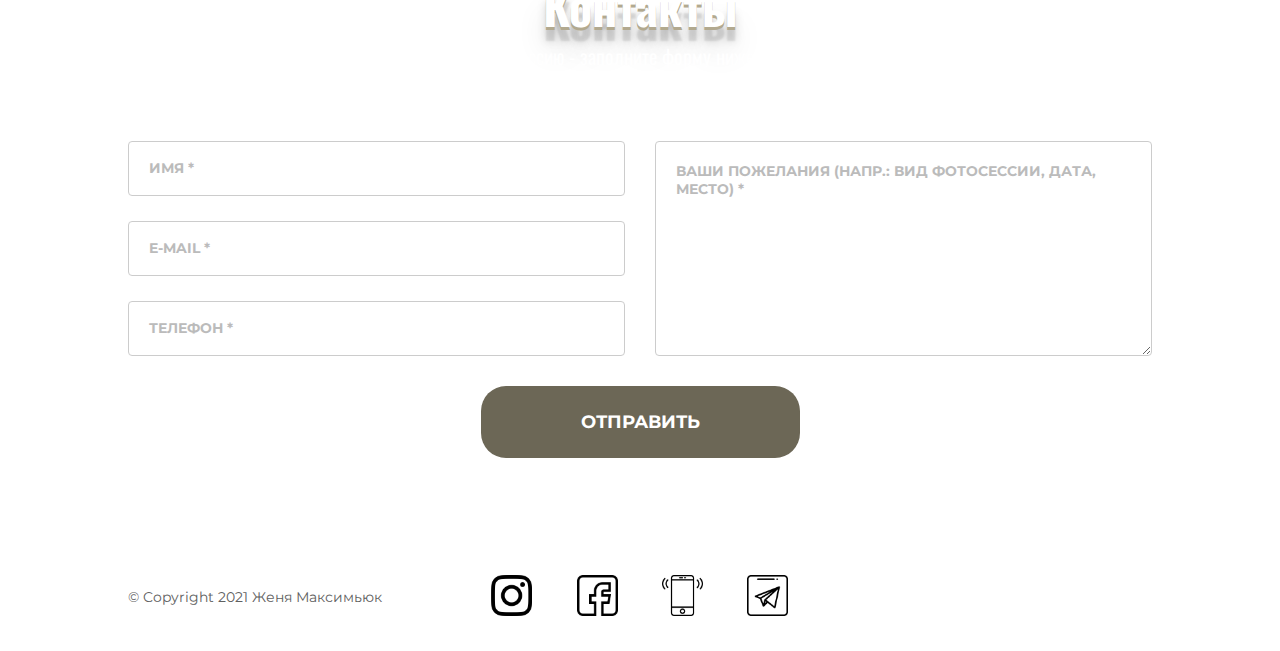
<file: pages/portfolio/individual.html>
<!DOCTYPE html>
<html lang="en">
<head>
    <meta charset="UTF-8">
    <meta http-equiv="X-UA-Compatible" content="IE=edge">
    <meta name="viewport" content="width=device-width, initial-scale=1.0">
    <title>Портретная</title>
    <link rel="preconnect" href="https://fonts.gstatic.com">
    <link href="https://fonts.googleapis.com/css2?family=Montserrat:wght@400;700;900&family=Roboto+Slab:wght@400;700&display=swap" rel="stylesheet">
    <link rel="preconnect" href="https://fonts.googleapis.com">
    <link rel="preconnect" href="https://fonts.gstatic.com" crossorigin>
    <link href="https://fonts.googleapis.com/css2?family=Lobster&family=Oswald:wght@400;600;700&display=swap" rel="stylesheet">
    <!-- <script defer src="../../script/script.js"></script> -->
    <script defer src="../../script/individ.js"></script>
    <link rel="stylesheet" href="../../css/style.css">
    <link rel="stylesheet" href="../../css/portfolio.css">
    <link rel="stylesheet" href="../../css/individual.css">
    <link rel="stylesheet" href="../../css/media.css">
</head>
<body>

<div class="site">

    <header class="header">
        <div class="container"> 
        
            <div class="header__top">
                <div class="logo">
                    <h1><a href="../../index.html"> Женя Максимьюк </a></h1>
                    <p>Фотограф Lifestyle</p>
                </div>

                <div class="menu__icon">
                    <span></span>
                </div>
                <nav class="nav">
                    <ul class="menu__list">
                        <li><a href="../../index.html" class="menu__link">Главная</a></li>
                        <li class="sub_li"><a href="../portfolio.html" class="menu__link"> Портфолио</a>
                            <span class="menu__arrow"></span>
                            <ul class="menu__sub-list"> 
                                <li><a href="family.html" class="menu__sub-link">Семейная съемка</a></li>
                                <li><a href="#" class="menu__sub-link">Портрет</a></li>
                                <li><a href="#" class="menu__sub-link">Lovestory</a></li>
                                <li><a href="wedding.html" class="menu__sub-link">Свадьбы</a></li>
                                <li><a href="content.html" class="menu__sub-link">Контент/Репортаж</a></li>
                                <li><a href="subject.html" class="menu__sub-link">Предметная съемка</a></li>
                            </ul>
                        </li>
                        <li><a href="../price.html" class="menu__link">Прайс</a></li>
                        <li><a href="../contacts.html" class="menu__link">Контакты</a></li>
                    </ul>
                </nav>
            </div>
                <div class="header__bot">

                    <div class="portfolio__title">
                    <h2 class="text-3d anim-items anim-no-hide">Портфолио</h2>
                    <p class="anim-items anim-no-hide">Портретная съемка</p>
                    </div>

                </div>
        
        </div>
    </header>

    <section class="portfolio">
        <div class="container">
            <div id = "carousel" class="carousel">
                
                    <div class="individ-1">
                        <h3>Фотосессия </h3>
                      <div class="images">
                        </div>
                    </div>
                    
                <a class="prev" onclick="minusSlide()">&#10094;</a>
                <a class="next" onclick="plusSlide()">&#10095;</a>
                
            </div>

        </div>
    </section>

    <section class="contacts">
        <div class="container">
           <div class="contacts__title"> 
               <h2 class="text-3d">Контакты</h2>
               <p>Для консультации или записи на фотосессию - заполните форму ниже, и я свяжусь с вами в ближайшее время</p>
            </div>
            
            <form class="form" id="data" action="" method="POST">
                <div class="form__info">
                    <input class="form__input" required type="text" name="name" placeholder="Имя *">
                    <input class="form__input" required type="email" name="email" placeholder="e-mail *">
                    <input class="form__input" required type="tel" name="phone" placeholder="Телефон *">
                </div>
                <div class="form__message">
                    <textarea class="form__input message" required placeholder="Ваши пожелания (напр.: вид фотосессии, дата, место) *"></textarea>
                </div> 
            </form>
            <button class="button" type="submit" form="data">Отправить</button>
        </div>

</section>

    <footer class="footer">
        <div class="container">
            <div class="footer__wrapper">
                <div class="footer__copy">
                &copy; Copyright 2021 Женя Максимьюк
                </div>
                <div class="footer__ico">
                    <a href="https://www.instagram.com/jeym_photo/" target="_blank"><span class="ico ico__foot-ig"></span></a>
                    <a href="https://www.facebook.com/jenya.maksimjuk" target="_blank"><span class="ico ico__foot-fb"></span></a>
                    <a href="tel:+375445409266" target="_blank"><span class="ico ico__foot-phone"></span></a>
                    <a href="tg://resolve?domain=NikName" target="_blank"><span class="ico ico__foot-tg"></span></a>
                </div>
            </div>
        </div>
    </div>

    </footer>
</div>
</body>
</html>
</file>
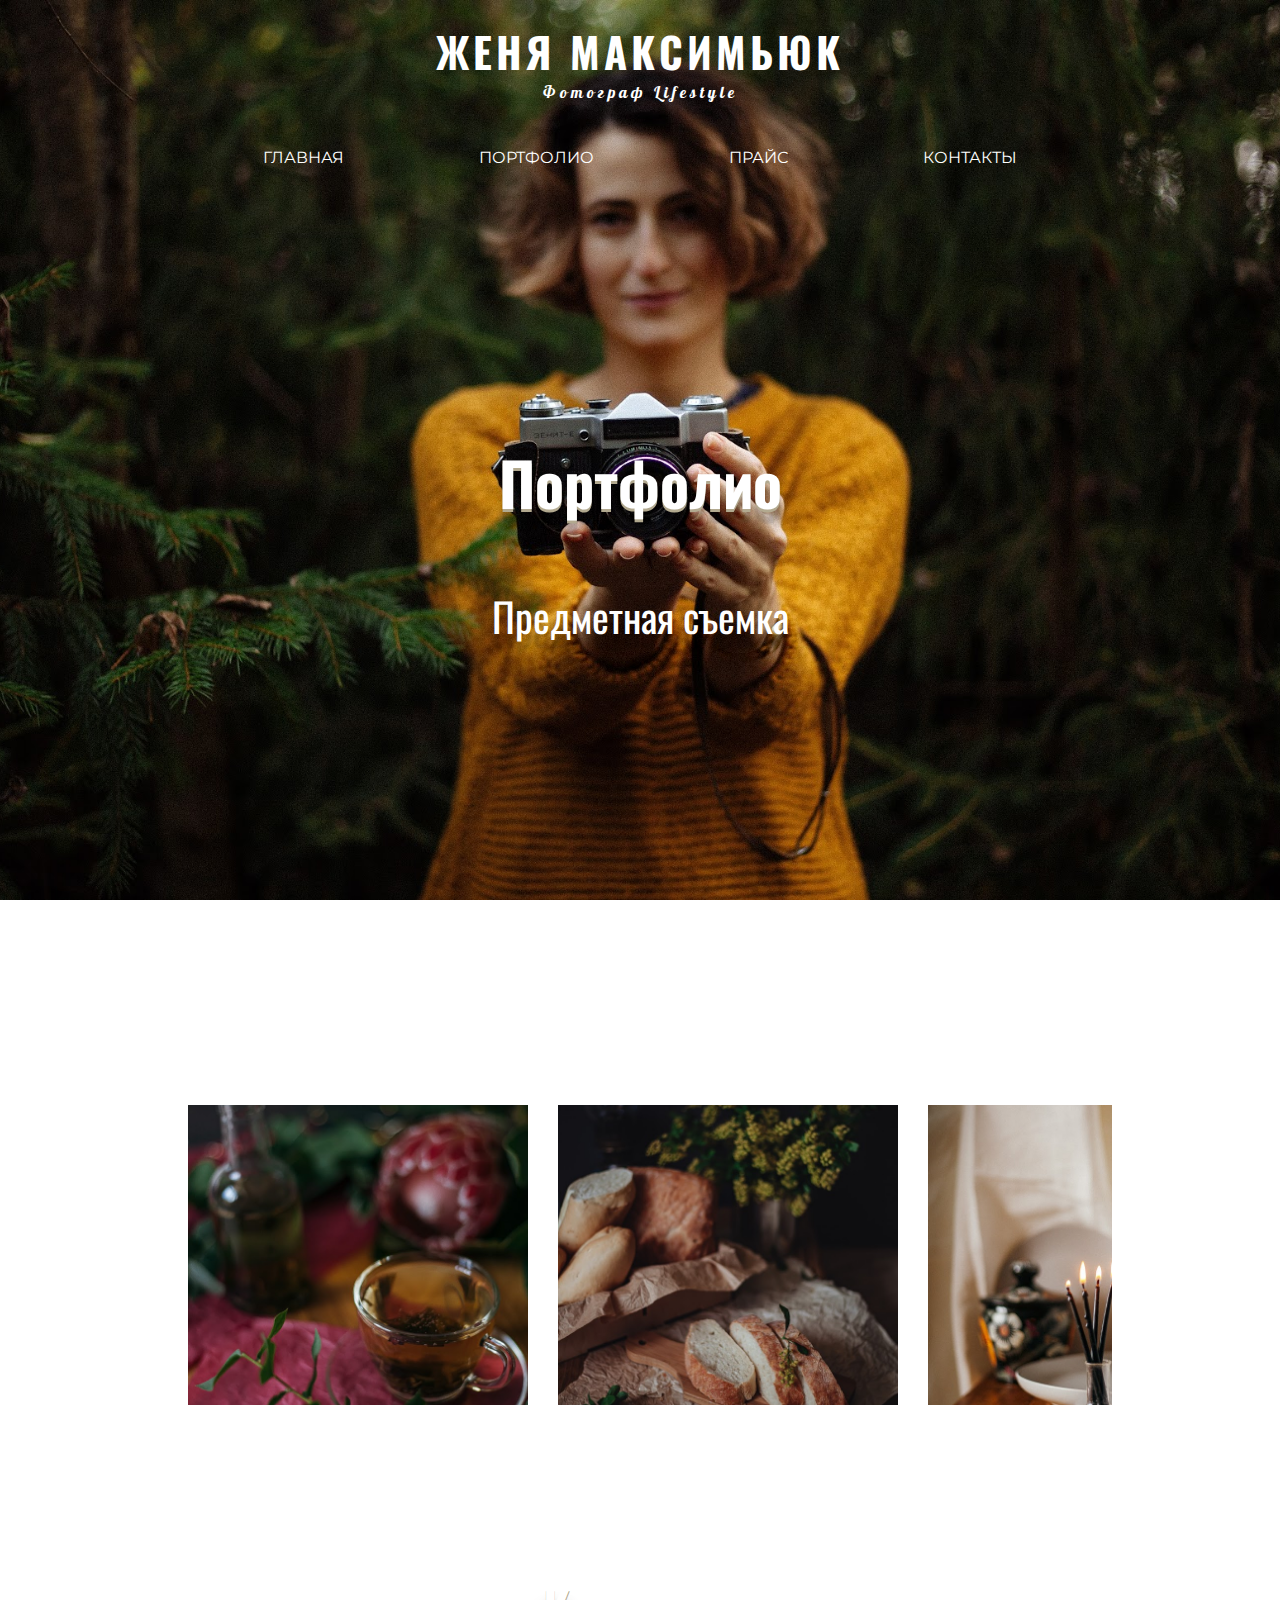
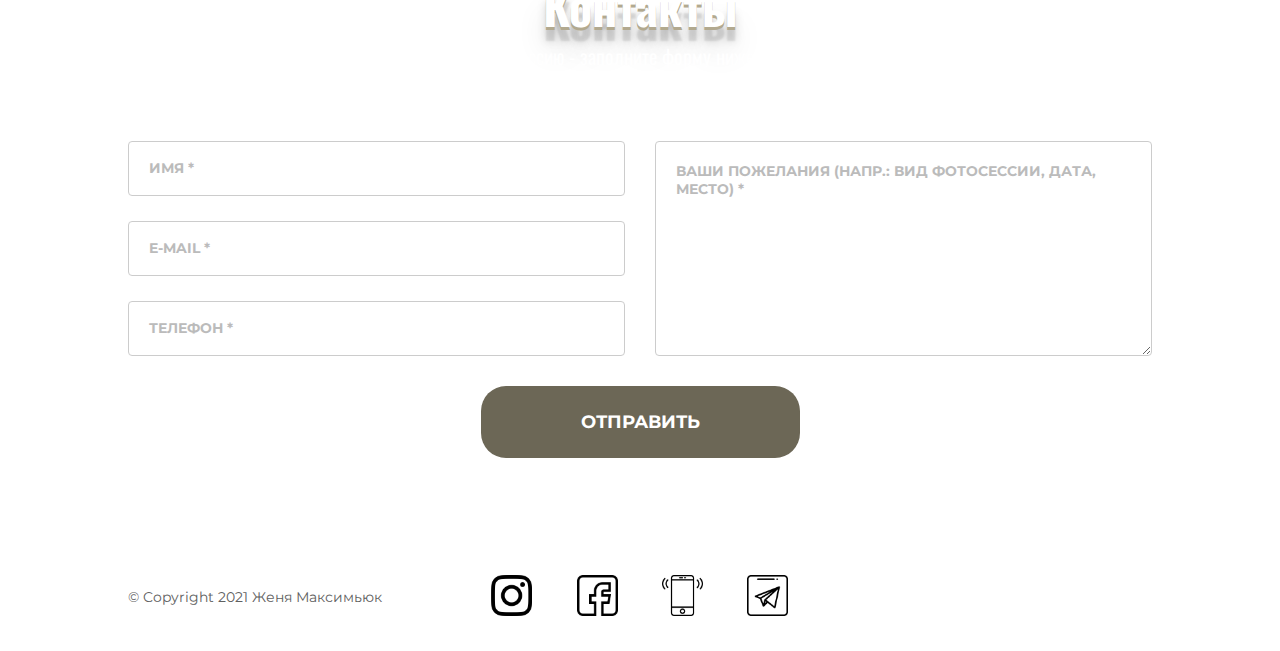
<file: pages/portfolio/subject.html>
<!DOCTYPE html>
<html lang="en">
<head>
    <meta charset="UTF-8">
    <meta http-equiv="X-UA-Compatible" content="IE=edge">
    <meta name="viewport" content="width=device-width, initial-scale=1.0">
    <title>Предметная</title>
    <link rel="preconnect" href="https://fonts.gstatic.com">
    <link href="https://fonts.googleapis.com/css2?family=Montserrat:wght@400;700;900&family=Roboto+Slab:wght@400;700&display=swap" rel="stylesheet">
    <link rel="preconnect" href="https://fonts.googleapis.com">
    <link rel="preconnect" href="https://fonts.gstatic.com" crossorigin>
    <link href="https://fonts.googleapis.com/css2?family=Lobster&family=Oswald:wght@400;600;700&display=swap" rel="stylesheet">
    <!-- <script defer src="../../script/script.js"></script> -->
    <script defer src="../../script/subject.js"></script>
    <link rel="stylesheet" href="../../css/style.css">
    <link rel="stylesheet" href="../../css/portfolio.css">
    <link rel="stylesheet" href="../../css/subject.css">
    <link rel="stylesheet" href="../../css/media.css">
</head>
<body>

<div class="site">

    <header class="header">
        <div class="container"> 
        
            <div class="header__top">
                <div class="logo">
                    <h1><a href="../../index.html"> Женя Максимьюк </a></h1>
                    <p>Фотограф Lifestyle</p>
                </div>

                <div class="menu__icon">
                    <span></span>
                </div>
                <nav class="nav">
                    <ul class="menu__list">
                        <li><a href="../../index.html" class="menu__link">Главная</a></li>
                        <li class="sub_li"><a href="../portfolio.html" class="menu__link"> Портфолио</a>
                            <span class="menu__arrow"></span>
                            <ul class="menu__sub-list"> 
                                <li><a href="family.html" class="menu__sub-link">Семейная съемка</a></li>
                                <li><a href="individual.html" class="menu__sub-link">Портрет</a></li>
                                <li><a href="#" class="menu__sub-link">Lovestory</a></li>
                                <li><a href="wedding.html" class="menu__sub-link">Свадьбы</a></li>
                                <li><a href="content.html" class="menu__sub-link">Контент/Репортаж</a></li>
                                <li><a href="#" class="menu__sub-link">Предметная съемка</a></li>
                            </ul>
                        </li>
                        <li><a href="../price.html" class="menu__link">Прайс</a></li>
                        <li><a href="../contacts.html" class="menu__link">Контакты</a></li>
                    </ul>
                </nav>
            </div>
                <div class="header__bot">

                    <div class="portfolio__title">
                    <h2 class="text-3d anim-items anim-no-hide">Портфолио</h2>
                    <p class="anim-items anim-no-hide">Предметная съемка</p>
                    </div>

                </div>
        
        </div>
    </header>

    <section class="portfolio">
        <div class="container">
            <div id = "carousel" class="carousel">
                
                    <div class="subject-1">
                        <h3>Фотосессия </h3>
                      <div class="images">
                        </div>
                    </div>
                    
                <a class="prev" onclick="minusSlide()">&#10094;</a>
                <a class="next" onclick="plusSlide()">&#10095;</a>
                
            </div>

        </div>
    </section>

    <section class="contacts">
        <div class="container">
           <div class="contacts__title"> 
               <h2 class="text-3d">Контакты</h2>
               <p>Для консультации или записи на фотосессию - заполните форму ниже, и я свяжусь с вами в ближайшее время</p>
            </div>
            
            <form class="form" id="data" action="" method="POST">
                <div class="form__info">
                    <input class="form__input" required type="text" name="name" placeholder="Имя *">
                    <input class="form__input" required type="email" name="email" placeholder="e-mail *">
                    <input class="form__input" required type="tel" name="phone" placeholder="Телефон *">
                </div>
                <div class="form__message">
                    <textarea class="form__input message" required placeholder="Ваши пожелания (напр.: вид фотосессии, дата, место) *"></textarea>
                </div> 
            </form>
            <button class="button" type="submit" form="data">Отправить</button>
        </div>

</section>

    <footer class="footer">
        <div class="container">
            <div class="footer__wrapper">
                <div class="footer__copy">
                &copy; Copyright 2021 Женя Максимьюк
                </div>
                <div class="footer__ico">
                    <a href="https://www.instagram.com/jeym_photo/" target="_blank"><span class="ico ico__foot-ig"></span></a>
                    <a href="https://www.facebook.com/jenya.maksimjuk" target="_blank"><span class="ico ico__foot-fb"></span></a>
                    <a href="tel:+375445409266" target="_blank"><span class="ico ico__foot-phone"></span></a>
                    <a href="tg://resolve?domain=NikName" target="_blank"><span class="ico ico__foot-tg"></span></a>
                </div>
            </div>
        </div>
    </div>

    </footer>
</div>
</body>
</html>
</file>
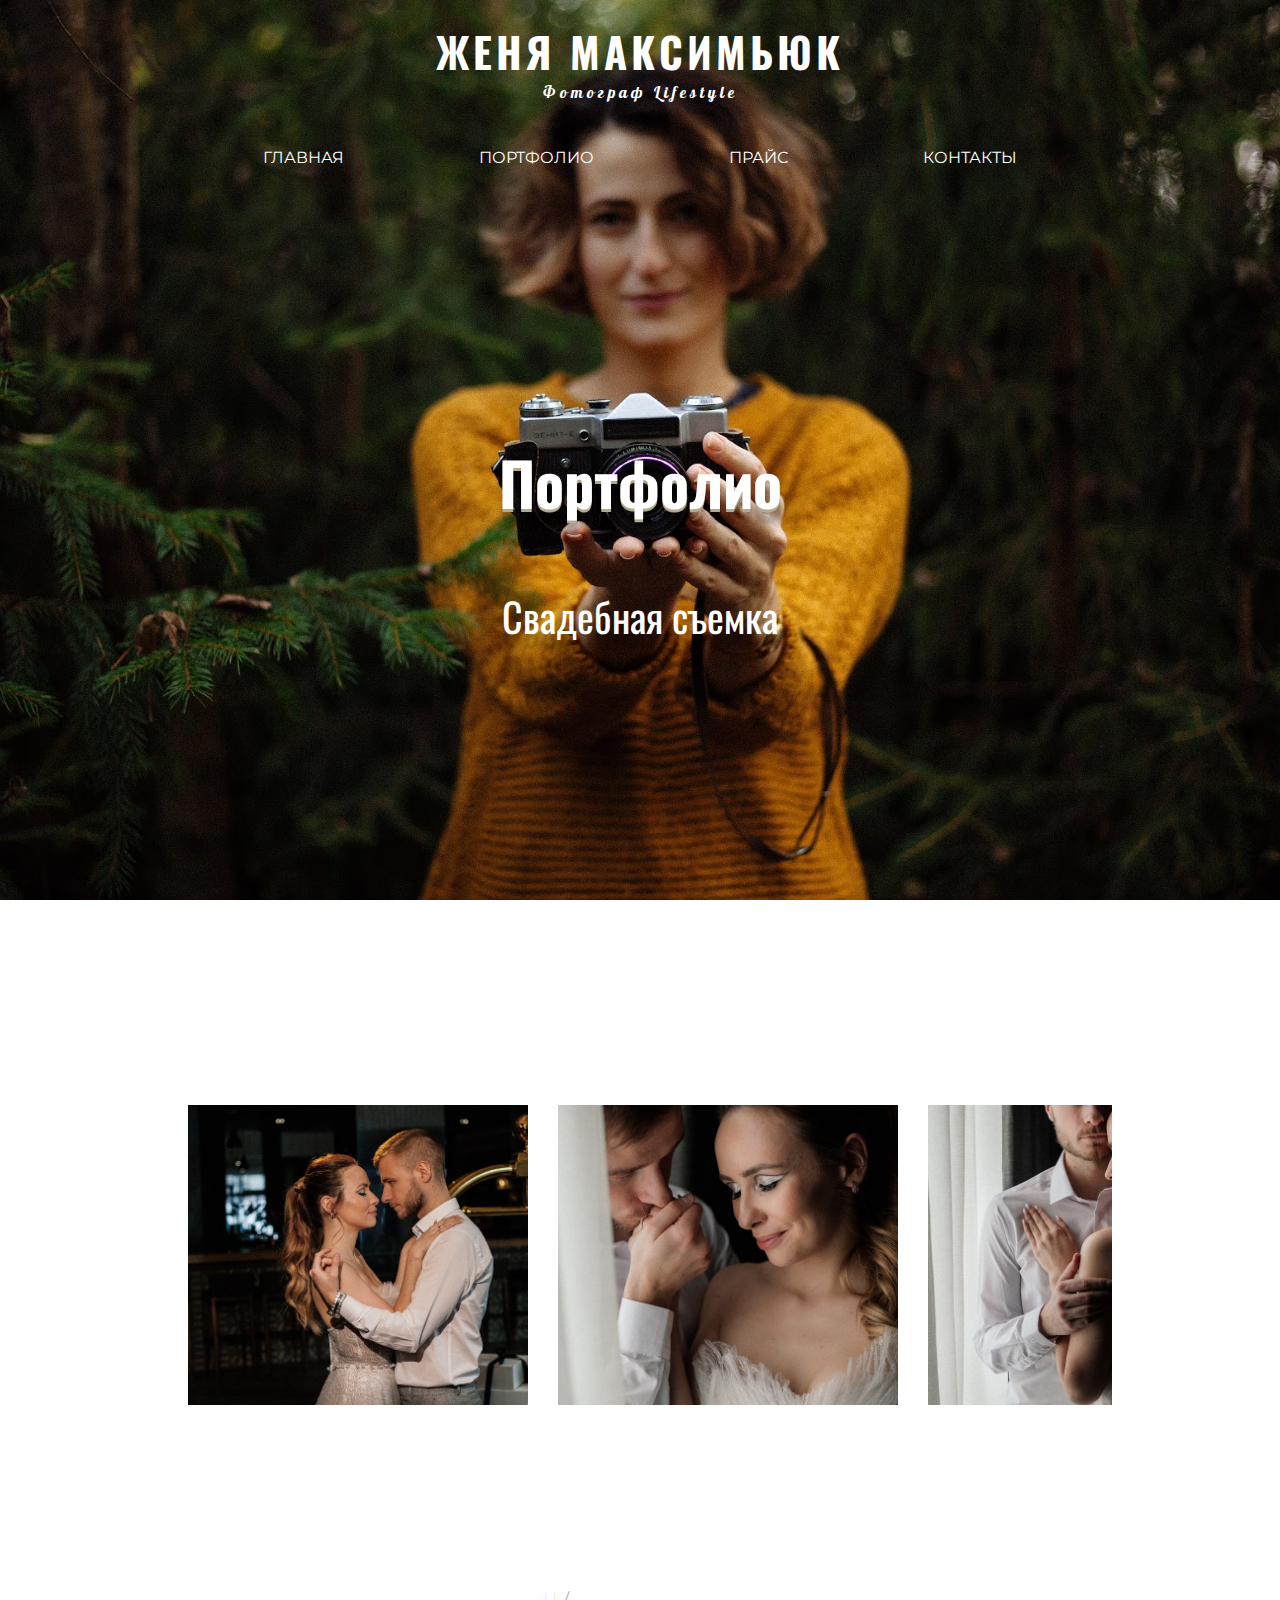
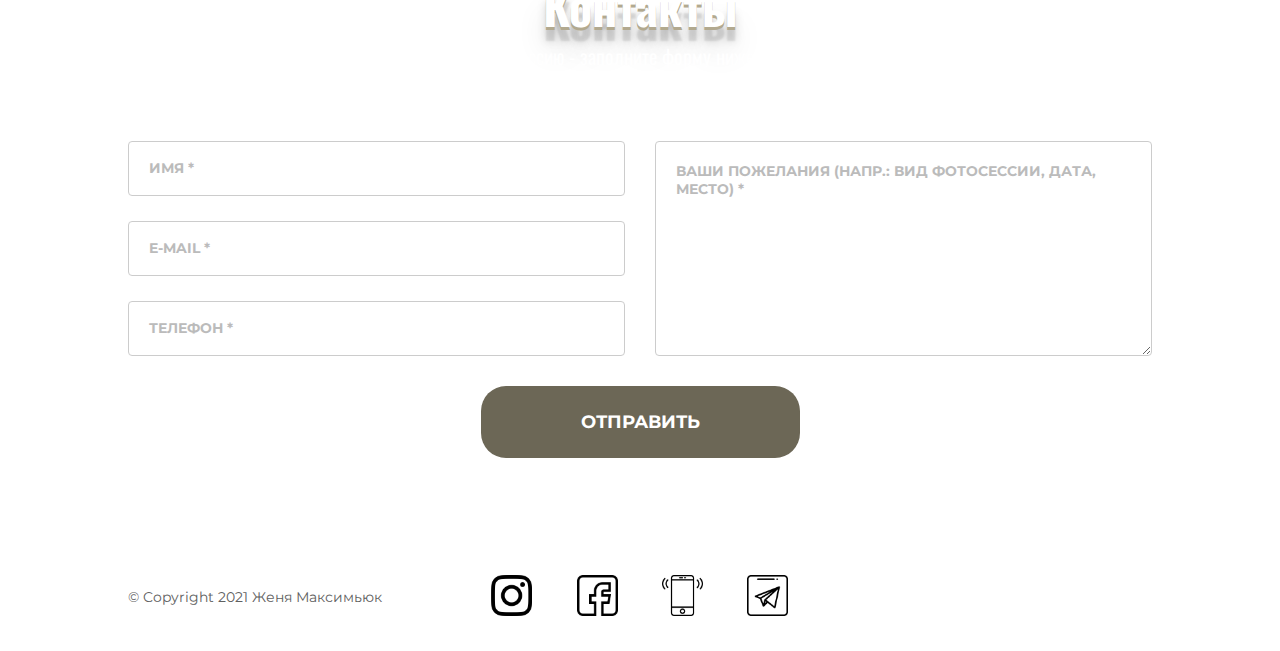
<file: pages/portfolio/wedding.html>
<!DOCTYPE html>
<html lang="en">
<head>
    <meta charset="UTF-8">
    <meta http-equiv="X-UA-Compatible" content="IE=edge">
    <meta name="viewport" content="width=device-width, initial-scale=1.0">
    <title>Свадебная</title>
    <link rel="preconnect" href="https://fonts.gstatic.com">
    <link href="https://fonts.googleapis.com/css2?family=Montserrat:wght@400;700;900&family=Roboto+Slab:wght@400;700&display=swap" rel="stylesheet">
    <link rel="preconnect" href="https://fonts.googleapis.com">
    <link rel="preconnect" href="https://fonts.gstatic.com" crossorigin>
    <link href="https://fonts.googleapis.com/css2?family=Lobster&family=Oswald:wght@400;600;700&display=swap" rel="stylesheet">
    <!-- <script defer src="../../script/script.js"></script> -->
    <script defer src="../../script/wedding.js"></script>
    <link rel="stylesheet" href="../../css/style.css">
    <link rel="stylesheet" href="../../css/portfolio.css">
    <link rel="stylesheet" href="../../css/wedding.css">
    <link rel="stylesheet" href="../../css/media.css">
</head>
<body>

<div class="site">

    <header class="header">
        <div class="container"> 
        
            <div class="header__top">
                <div class="logo">
                    <h1><a href="../../index.html"> Женя Максимьюк </a></h1>
                    <p>Фотограф Lifestyle</p>
                </div>

                <div class="menu__icon">
                    <span></span>
                </div>
                <nav class="nav">
                    <ul class="menu__list">
                        <li><a href="../../index.html" class="menu__link">Главная</a></li>
                        <li class="sub_li"><a href="../portfolio.html" class="menu__link"> Портфолио</a>
                            <span class="menu__arrow"></span>
                            <ul class="menu__sub-list"> 
                                <li><a href="family.html" class="menu__sub-link">Семейная съемка</a></li>
                                <li><a href="individual.html" class="menu__sub-link">Портрет</a></li>
                                <li><a href="#" class="menu__sub-link">Lovestory</a></li>
                                <li><a href="#" class="menu__sub-link">Свадьбы</a></li>
                                <li><a href="content.html" class="menu__sub-link">Контент/Репортаж</a></li>
                                <li><a href="subject.html" class="menu__sub-link">Предметная съемка</a></li>
                            </ul>
                        </li>
                        <li><a href="../price.html" class="menu__link">Прайс</a></li>
                        <li><a href="../contacts.html" class="menu__link">Контакты</a></li>
                    </ul>
                </nav>
            </div>
                <div class="header__bot">

                    <div class="portfolio__title">
                    <h2 class="text-3d anim-items anim-no-hide">Портфолио</h2>
                    <p class="anim-items anim-no-hide">Свадебная съемка</p>
                    </div>

                </div>
        
        </div>
    </header>

    <section class="portfolio">
        <div class="container">
            <div id = "carousel" class="carousel">
                
                    <div class="wedding-1">
                        <h3>Свадьба</h3>
                      <div class="images">
                        </div>
                    </div>
                    
                <a class="prev" onclick="minusSlide()">&#10094;</a>
                <a class="next" onclick="plusSlide()">&#10095;</a>
                
            </div>

        </div>
    </section>

    <section class="contacts">
        <div class="container">
           <div class="contacts__title"> 
               <h2 class="text-3d">Контакты</h2>
               <p>Для консультации или записи на фотосессию - заполните форму ниже, и я свяжусь с вами в ближайшее время</p>
            </div>
            
            <form class="form" id="data" action="" method="POST">
                <div class="form__info">
                    <input class="form__input" required type="text" name="name" placeholder="Имя *">
                    <input class="form__input" required type="email" name="email" placeholder="e-mail *">
                    <input class="form__input" required type="tel" name="phone" placeholder="Телефон *">
                </div>
                <div class="form__message">
                    <textarea class="form__input message" required placeholder="Ваши пожелания (напр.: вид фотосессии, дата, место) *"></textarea>
                </div> 
            </form>
            <button class="button" type="submit" form="data">Отправить</button>
        </div>

</section>

    <footer class="footer">
        <div class="container">
            <div class="footer__wrapper">
                <div class="footer__copy">
                &copy; Copyright 2021 Женя Максимьюк
                </div>
                <div class="footer__ico">
                    <a href="https://www.instagram.com/jeym_photo/" target="_blank"><span class="ico ico__foot-ig"></span></a>
                    <a href="https://www.facebook.com/jenya.maksimjuk" target="_blank"><span class="ico ico__foot-fb"></span></a>
                    <a href="tel:+375445409266" target="_blank"><span class="ico ico__foot-phone"></span></a>
                    <a href="tg://resolve?domain=NikName" target="_blank"><span class="ico ico__foot-tg"></span></a>
                </div>
            </div>
        </div>
    </div>

    </footer>
</div>
</body>
</html>
</file>
<file: css/style.css>
/* font-family: 'Lobster', cursive;
font-family: 'Oswald', sans-serif; */

*{
    margin: 0;
    padding: 0;
    box-sizing: border-box;
}
body{
    font-family: 'Oswald', sans-serif;
}
body._lock {
    overflow: hidden;
}
header{
    background-image: url(../images/Main.jpg);
    height: 900px;
    background-attachment: fixed;
    background-position: center;
    background-repeat: no-repeat;
    background-size: cover;
    position: relative;
}
a{
    text-decoration: none;
    color: white;
}

.container{
    width: 80%;
    max-width: 1280px;
    margin: 0 auto;
}

.header__top{
    padding-bottom: 50px;
}
.logo h1{
    font-size: 42px;
    letter-spacing: 4px;
    font-weight: bold;
    text-transform: uppercase;
    text-align: center;
    padding-top: 20px;
}
.logo p{
    font-family: 'Lobster', cursive;
    letter-spacing: 4px;
    text-align: center;
    font-size: 16px;
    color: white;
    margin-bottom: 30px;
}
.nav{
    margin-left: auto;
    margin-right: auto;
    height: 50px;
}

.nav ul{
    display: flex;
    list-style: none;
    justify-content: space-evenly;
    height: 100%;
}
.nav li > ul{
	display: none;
    width: max-content;
}

.nav li:hover > ul{
	display: block;
	position: absolute;
    padding-top: 15px;
}
.nav li > ul > li{
    width: 100%;
    height: 40px;
    padding-left: 10px;
    padding-top: 5px;
}
.nav li > ul > li > a{
    width: 100%;
    height: 100%;
}
.nav li > ul > li:hover{
    background-color: rgb(0 0 0 / 62%);
}

.nav > ul > li>a{
    display: flex;
    align-items: center;
    justify-content: center;
    height: 100%;
    font-family: 'Montserrat', sans-serif;
    font-size: 16px;
    text-transform: uppercase;
    color: white;
    position: relative;
}

.nav > ul > li > a:after{
    width:  0;
    transition: all 0.6s ease-in-out;
    content: ""; 
    display: block;
    clear: both; 
    height: 2px;  
    position: absolute;
    bottom: 0;
    left:0;
}

.nav > ul > li > a:after {   
    background-color: #ffffff;
}
.nav > ul > li:hover > a:after,
.nav > ul > li.active > a:after{   
    width: 100%;    
}

.menu__icon {
	display: none;
}

.menu__arrow {
	display: none;
}

body._touch .menu__link {
	flex: 1 1 auto;
} 
body._touch li.sub_li{
    position: relative;
}
body._touch .menu__arrow {
	display: block;
	width: 0;
	height: 0;
	border-left: 5px solid transparent;
	border-right: 5px solid transparent;
	border-top: 10px solid #fff;
    position: absolute;
    right: -15px;
    top: 21px;
}

body._touch .menu__list > li .menu__sub-list{
    display: none;
}
body._touch .menu__list > li._active .menu__sub-list {
	display: contents;
	position: absolute;
    padding-top: 15px;
}
body._touch .menu__list > li._active .menu__arrow {
	transform: rotate(-180deg);
} 


.header__bottom p{
    color: white;
    position: absolute;
    font-size: 32px;
    width: 30%;
    bottom: 150px;
    right: 25px;
    font-family: 'Lobster', cursive;

    transform: translate(0px, 120%);
    opacity: 0;
    transition: all 2s ease 0s;
}
.header__bottom p._active {
    transform: translate(0px, 0px);
    opacity: 1;
}


.about{
    padding-top: 50px;
    padding-bottom: 75px;
}
.about__list{
    display: grid;
    grid-template-columns: repeat(2, 1fr);
}
.about__img{
    background-image: url(../images/me.jpg);
    width: 100%;
    height: 100%;
    background-size: contain;
    background-repeat: no-repeat;
    background-position: center center;
}
.about__item-title{
    font-size: 34px;
    padding-top: 20px;
    padding-bottom: 30px;
}

.insta{
    background-image: url(../images/bg1.jpg);
    background-size: cover;
    background-attachment: fixed;
    padding-top: 50px;
    padding-bottom: 80px;
}
.insta__title {
    color: white;
    text-align: center;
    font-size: 34px;
}

.insta p{
    padding-bottom: 40px;
    font-size: 20px;
}
.text-3d{
  text-shadow: 
  0px 3px 0px #b2a98f,
  0px 14px 10px rgba(0,0,0,0.15),
  0px 14px 2px rgba(0,0,0,0.1),
  0px 24px 30px rgba(0,0,0,0.1);
}

.insta p span a:hover{
    color:#492e0a;
}
.insta__list{
    display: grid;
    grid-template-columns: repeat(3, 1fr);
    grid-column-gap: 20px;
    grid-row-gap: 20px;
}

.insta__item{
    margin-left: auto;
    margin-right: auto;
    height: 360px;
    box-shadow: 0 0 15px;

    transform: scale(0);
    transition: all 0.8s ease 0s;
}

.insta__item._active{
    transform: scale(1);
}
.insta__item._active:nth-child(1){
    transition: all 0.8s ease 0s;
}
.insta__item._active:nth-child(2){
    transition: all 0.8s ease 0.2s;
}
.insta__item._active:nth-child(3){
    transition: all 0.8s ease 0.4s;
}
.insta__item._active:nth-child(4){
    transition: all 0.8s ease 0.6s;
}
.insta__item._active:nth-child(5){
    transition: all 0.8s ease 0.8s;
}
.insta__item._active:nth-child(6){
    transition: all 0.8s ease 1s;
}

[data-tooltip] {
    position: relative; 
}
[data-tooltip]::after {
    content: attr(data-tooltip); 
    position: absolute; 
    left: 0; 
    top: 0; 
    background: #492e0a; 
    color: #fff; 
    padding: 0.5em; 
    box-shadow: 2px 2px 5px rgba(0, 0, 0, 0.3); 
    pointer-events: none; 
    opacity: 0; 
    transition: 1s; 
} 
[data-tooltip]:hover::after {
    opacity: 0.8; 
    top: 2em; 
}


.pic{
    background-size: cover;
    display: block;
    background-repeat: no-repeat;
    width: 360px;
    height: 360px;
    transition-duration: 0.5s;
}
.pic-1{
    background-image: url(../images/insta/insta_bw1.jpg);
}
.pic-1:hover{
    background-image: url(../images/insta/insta1.jpg);
}
.pic-2{
    background-image: url(../images/insta/insta_bw2.jpg);
}
.pic-2:hover{
    background-image: url(../images/insta/insta2.jpg);
}
.pic-3{
    background-image: url(../images/insta/insta_bw3.jpg);
}
.pic-3:hover{
    background-image: url(../images/insta/insta3.jpg);
}
.pic-4{
    background-image: url(../images/insta/insta_bw4.jpg);
}
.pic-4:hover{
    background-image: url(../images/insta/insta4.jpg);
}
.pic-5{
    background-image: url(../images/insta/insta_bw5.jpg);
}
.pic-5:hover{
    background-image: url(../images/insta/insta5.jpg);
}
.pic-6{
    background-image: url(../images/insta/insta_bw6.jpg);
}
.pic-6:hover{
    background-image: url(../images/insta/insta6.jpg);
}


.review{
    position: relative;
    height: 550px;
}
.review__title{
    text-align: center;
    font-size: 34px;
    padding-top: 50px;
}

.slider{
    position: relative;
    margin: auto;    
}

.review__item{
    text-align: center;
    padding-top: 50px;
    padding-bottom: 75px;
}
.review__item p{
    font-weight: bold;
    padding-bottom: 30px;
}
.review__img{
    border-radius: 50%;
    width: 100px;
}
.review__text{
    font-size: 18px;
    width: 40%;
    margin-left: auto;
    margin-right: auto;
}

.slider .prev, .slider .next {
    cursor: pointer;
    position: absolute;
    top: 0;
    top: 50%;
    width: auto;
    margin-top: -22px;
    padding: 16px;
    color: black;
    font-weight: bold;
    font-size: 18px;
    transition: 0.6s ease;
    border-radius: 0 3px 3px 0;
}
.slider .next {
    right: 0;
    border-radius: 3px 0 0 3px;
}

.slider .prev:hover,
.slider .next:hover {
    background-color: rgba(0, 0, 0, 0.8);
}
.slider-dots {
    text-align: center;
    position: absolute;
    bottom: 12px;
    right: calc(50% - 27px);
}
.slider-dots_item{
    cursor: pointer;
    height: 12px;
    width: 12px;
    margin: 0 2px;
    background-color: #ddd;
    border-radius: 50%;
    display: inline-block;
    transition: background-color 0.6s ease;
}
.active,
.slider-dots_item:hover {
    background-color: #aaa;
}

.slider .review__item {
    animation-name: fade;
    animation-duration: 1.5s;
}
 @-webkit-keyframes fade {
    from {
        opacity: .4
    }
    to {
        opacity: 1
    }
}
@keyframes fade {
    from {
        opacity: .4
    }
    to {
        opacity: 1
    }
} 



.contacts{
    background-image: url(../images/bg3.jpg);
    background-size: cover;
    background-attachment: fixed;
    padding-top: 50px;
    padding-bottom: 80px;
}
.contacts__title{
    text-align: center;
    font-size: 32px;
    color: white;
    padding-bottom: 50px;
}

.contacts__title p{
    font-size: 20px;
}

.form{
    margin-top: 20px;
    display: grid;
    grid-template-columns: 1fr 1fr;
    gap: 30px;
}

.form__input{
    width: 100%;
    height: 55px;
    border: 1px solid #cccccc;
    border-radius: 4px;
    margin-bottom: 25px;
}

.message{
    width: 100%;
    height: 215px;
}

::placeholder{
    font-family: 'Montserrat', sans-serif;
    font-size: 14px;
    font-weight: bold;
    color: #bbbbbb;
    text-transform: uppercase;
    padding-top: 20px;
    padding-left: 20px;
}

.button{
    background-color: #6c6756;
    color: white;
    font-family: 'Montserrat', sans-serif;
    font-weight: bold;
    font-size: 18px;
    text-transform: uppercase;
    padding: 25px 100px;
    border: none;
    border-radius: 25px;
    display: block;
    margin-left: auto;
    margin-right: auto;
    cursor: pointer;
}
.button:hover{
    background-color: #172f1f;
}



.footer__wrapper{
    display: grid;
    grid-template-columns: repeat(3, 1fr);
    padding-top: 15px;
}
.footer__copy{
    color: #606060;
    font-family: 'Montserrat', sans-serif;
    font-size: 14px;
    padding-top: 35px;
}

.footer__ico{
    text-align: center;
    display: grid;
    grid-template-columns: repeat(4, 1fr);
}

.ico{
    display: inline-block;
    width: 41px;
    height: 41px;
    margin-top: 22px;
    margin-bottom: 30px;
    background-size: contain;
}
.footer__ico .ico__foot-ig{
    background-image: url(../images/icons/ico-ig.png);
}
.footer__ico .ico__foot-ig:hover{
    background-image: url(../images/icons/ico-ig-hover.png);
}
.footer__ico .ico__foot-fb{
    background-image: url(../images/icons/ico-fb.png);
}
.footer__ico .ico__foot-fb:hover{
    background-image: url(../images/icons/ico-fb-hover.png);
}
.footer__ico .ico__foot-phone{
    background-image: url(../images/icons/ico-phone.png);
}
.footer__ico .ico__foot-phone:hover{
    background-image: url(../images/icons/ico-phone-hover.png);
}
.footer__ico .ico__foot-tg{
    background-image: url(../images/icons/ico-tg.png);
}
.footer__ico .ico__foot-tg:hover{
    background-image: url(../images/icons/ico-tg-hover.png);
}
</file>
<file: css/media.css>
@media (max-width: 1024px){
    
    header{
        height: 800px;
    }
    .header__bottom p{
        font-size: 26px;
        width: 60%;
    }
    .about__img{
        width: 90%;
        margin-left: 20px;
    }
    .insta__list{
        grid-template-columns: repeat(2, 1fr);
    }
    .review__text{
        width: 70%;
    }

    .portfolio__list{
        grid-template-columns: repeat(2, 1fr);
    }
    .slideDesc{
        font-size: 18px;
    }

    .contact__item{
        width: 100%;
    }
}


@media (max-width: 768px) {
    header{
        height: 700px;
    }
    .header__bottom p{
        bottom: 80px;
    }
	.menu__icon {
		z-index: 5;
		display: block;
		position: relative;
		width: 30px;
		height: 18px;
		cursor: pointer;
        left: 25px;
        top: -86px;
	}
	.menu__icon span,
	.menu__icon::before,
	.menu__icon::after {
		left: 0;
		position: absolute;
		height: 10%;
		width: 100%;
		transition: all 0.8s ease 0s;
		background-color: #fff;
	}
	.menu__icon::before,
	.menu__icon::after {
		content: "";
	}
	.menu__icon::before {
		top: 0;
	}
	.menu__icon::after {
		bottom: 0;
	}
	.menu__icon span {
		top: 50%;
		transform: scale(1) translate(0px, -50%);
	}

	.menu__icon._active span {
		transform: scale(0) translate(0px, -50%);
	}
	.menu__icon._active::before {
		top: 50%;
		transform: rotate(-405deg) translate(0px, -50%);
	}
	.menu__icon._active::after {
		bottom: 50%;
		transform: rotate(405deg) translate(0px, 50%);
	}

    .nav {  
        position: fixed;
        top: 0;
        left: -100%;
        height: 100%;
        background-color: rgba(0, 0, 0, 0.9);
        padding: 190px 40px 30px 30px;
        transition: left 0.3s ease 0s;
        overflow: auto;
        z-index: 2;
    }
    .nav ul{
        display: block;
    }
    .nav._active {
        left: 0;
    }

    .menu__list > li {
        flex-wrap: wrap;
        margin: 0px 0px 30px 0px;
    }
    .menu__list > li:last-child {
        margin-bottom: 0;
    }
    .nav > ul > li>a {
        font-size: 20px;
    }
    body._touch .menu__arrow{
        right: -20px;
        top: 8px;
    }
    .menu__sub-list {
        position: relative;
        flex: 1 1 100%;
        display: none;
    }

    .nav::before{
        left: -100%;
    }
    .nav._active::before {
        content: "";
        position: fixed;
        width: 210px;
        top: 0;
        left: 0;
        height: 90px;
        background-color: rgba(0, 0, 0);
        z-index: 2;
        transform: translate(0);
        transition: left 0.3s ease-out 0s;
    }

    .menu__sub-link {
        font-size: 18px;
    }

    .about__item-title {
        font-size: 30px;
        padding-bottom: 20px;
    }
    
    .insta__item{
        height: 300px;
    }
    .pic{
        width: 300px;
        height: 300px;
    }
    .form{
        grid-template-columns: 1fr;
    }
    .footer__wrapper{
        grid-template-columns: repeat(2, 1fr);
    }

    .portfolio__item {
        height: 300px;
    }
    .slideText {
        font-size: 26px;
    }
    .price-item{
        font-size: 28px;
    }
    .slideDesc{
        font-size: 16px;
    }
    .title{
        font-size: 26px;
    }
    
    .contact__list {
        grid-template-columns: repeat(1, 1fr);
    }
    .contact__item{
        margin-top: 25px;
        margin-bottom: 25px;
        width: 80%;
    }
    .portfolio__title > p {
        font-size: 32px;
    }
    .carousel{
        padding-top: 0;
        padding-bottom: 0;
    }
    .carousel img {
        width: 260px;
        height: 200px;
    }
    .family-1 h3,
    .family-2 h3{
    font-size: 24px;
    }
}

@media (max-width: 425px){
    header {
        height: 550px;
    }
    .container {
        width: 90%;
    }
    .logo h1 {
        font-size: 26px;
    }
    .menu__icon {
        left: 8px;
        top: -78px;
    }
    .nav{
        padding-top: 90px;
    }
    .nav._active::before {
        width: 200px;
    }
    .nav > ul > li>a {
        font-size: 18px;
    }
    .menu__sub-link {
        font-size: 16px;
    }
    .header__bottom p{
        bottom: 60px;
        font-size: 22px;
        width: 80%;
        right: auto;
    }
    .about {
        padding-top: 20px;
        padding-bottom: 45px;
    }
    .about__list {
        grid-template-columns: repeat(1, 1fr);
        padding: 0px 15px;
        grid-row-gap: 10px;
    }
    .about__item-title {
        font-size: 28px;
        padding-top: 0;
    }
    .about__img {
        width: 90%;
        margin-left: 0;
        padding: 110px;
    }
    .insta{
    padding-top: 20px;
    padding-bottom: 60px;
    }
    .insta__title{
        font-size: 28px;
    }
    .insta__list{
    grid-column-gap: 0px;
    }
    .insta__item {
        height: 150px;
    }
    .pic {
        width: 150px;
        height: 150px;
    }
    .review{
        height: 500px;
    }
    .review__title,
    .review__title .text-3d{
        font-size: 28px;
        padding-top: 30px;
    }
    .review__item {
        padding-top: 30px;
        padding-bottom: 45px;
    }
    .review__item p {
        padding-bottom: 20px;
    }
    .review__text {
        width: 80%;
        font-size: 16px;
    }
    .contacts{
        padding-top: 20px;
        padding-bottom: 60px;
    }
    .contacts__title,
    .contacts__title .text-3d {
        font-size: 28px;
        padding-bottom: 30px;
    }
    .contacts__title p {
        font-size: 18px;
    }
    .form{
        gap: 0;
    }
    .button{
        padding: 25px 70px;
    }
    .footer__ico {
        grid-template-columns: repeat(2, 1fr);
    }
    .ico{
        margin-top: 5px;
        margin-bottom: 5px;
    }
    .portfolio__item {
        height: 150px;
    }
    .portfolio__list {
        grid-column-gap: 0px;
        grid-row-gap: 15px;
    }
    .portfolio__title .text-3d {
        font-size: 42px;
    }
    .slider{
    border: solid white 10px;
    max-width: 100%;
    }
    .slideText {
        font-size: 22px;
    }
    .price-item{
        font-size: 24px;
        padding-top: 10px;
    }
    .slideDesc{
        font-size: 14px;
        padding-top: 10px;
    }
    .title {
        font-size: 20px;
    }
    .contacts__title .text-3d {
        font-size: 50px;
    }
    .carousel img {
        width: 150px;
        height: 110px;
        padding-left: 0px;
    }
    .portfolio__title > p {
        font-size: 28px;
        padding-top: 20px;
    }
}
@media (max-width: 375px){
    header {
        height: 500px;
    }
    .logo h1 {
        font-size: 24px;
        padding-left: 20px;
    }
    .logo p {
        padding-left: 20px;
    }
    
    .header__bottom p {
        bottom: 60px;
        font-size: 18px;
    }
    .about__item-title {
        font-size: 26px;
    }
    .insta__title{
        font-size: 26px;
    }
    .insta p {
        padding-bottom: 20px;
    }
    .contacts__title,
    .contacts__title .text-3d {
        font-size: 26px;
    }
    ::placeholder{
        font-size: 12px;
        padding-top: 15px;
        padding-left: 15px;
    }
    .message {
        height: 165px;
    }
    .button {
        padding: 20px 60px;
    }
}

@media (min-width: 1680px){
    .logo h1 {
        font-size: 52px;
    }
    .logo p {
    font-size: 24px;
    }
    .nav > ul > li>a {
        font-size: 22px;
    }
    .nav li > ul > li > a {
        font-size: 22px;
    }
    .about__item-title{
        font-size: 42px;
    }
    .about__item-text{
        font-size: 22px;
    }
    .insta__title {
        font-size: 42px;
    }
    
    .insta p{
        font-size: 24px;
    }
    .review {
        height: 650px;
    }
    .review__title,
    .review__title .text-3d{
        font-size: 42px;
    }
    .review__img{
        width: 150px;
    }
    .review__item p{
        font-size: 20px;
    }
    .review__text{
        font-size: 20px;
    }

    .slider .item,
    .slider .item img {
        height: 850px;
    }
    .slideText {
        font-size: 42px;
    }
    .slideDesc{
        font-size: 28px;
    }
    .price-item{
        font-size: 34px;
    }

}
</file>
<file: css/contacts.css>
header{
    height: 700px;
}
.contacts{
    margin-top: 5px;
}

.contacts__title .text-3d{
    font-size: 60px;
    color: white;
    text-align: center;
    margin-top: 20%;

    transform: translate(0px, -200%);
    opacity: 0;
    transition: all 2s ease 0s;
}
.contacts__title .text-3d._active {
    transform: translate(0px, 0px);
    opacity: 1;
}

.title{
    text-align: center;
    font-size:28px;
    color: white;
    padding-bottom: 50px;
    text-shadow: 0px 14px 10px rgb(0 0 0 / 86%), 0px 14px 2px rgb(0 0 0 / 45%), 0px 24px 30px rgb(4 4 4);
}

.contact__list{
    display: grid;
    grid-template-columns: repeat(3, 1fr);
    grid-column-gap: 20px;
    justify-items: center;
}
.contact__item{
    background-color: rgb(255, 255, 255);
    height: 150px;
    width: 70%;
    margin-top: 30px;
    margin-bottom: 50px;
    box-shadow: 0 0 10px rgb(255, 255, 255);
    text-align: center;

    transform: scale(0);
    transition: all 0.8s ease 0s;
}
.contact__item._active{
    transform: scale(1);
}
.contact__item._active:nth-child(1){
    transition: all 0.8s ease 0.5s;
}
.contact__item._active:nth-child(2){
    transition: all 0.8s ease 0.7s;
}
.contact__item._active:nth-child(3){
    transition: all 0.8s ease 0.9s;
}

.contact__item h3{
    color: rgb(121 121 121);
    padding-top: 20px;
    padding-bottom: 20px;
    text-transform: uppercase;
    font-size: 23px;

}

.contact__item p{
    color: #000;
    font-family: 'Lobster', cursive;
    font-size: 20px;
    text-shadow: 0px 10px 10px rgb(0 0 0 / 15%), 0px 7px 2px rgb(0 0 0 / 29%), 0px 20px 30px rgb(4 4 4 / 20%);
}
.contact__item p:hover{
    transform: scale(1.2);
    cursor: pointer;
    transition: all 0.3s ease-out;
}
</file>
<file: css/portfolio.css>
.portfolio__title .text-3d{
    font-size: 60px;
    color: white;
    text-align: center;
    margin-top: 20%;

    transform: translate(0px, -200%);
    opacity: 0;
    transition: all 2s ease 0s;
}
.portfolio__title .text-3d._active {
    transform: translate(0px, 0px);
    opacity: 1;
}

.portfolio{
    background-image: url(../images/Фото-1111.jpg);
    background-size: cover;
    background-attachment: fixed;
    padding-top: 50px;
    padding-bottom: 80px;
    margin-top: 10px;
    margin-bottom: 10px;
}

.portfolio__list{
    display: grid;
    grid-template-columns: repeat(3, 1fr);
    grid-column-gap: 20px;
    grid-row-gap: 20px;
}

.portfolio__item{
    margin-left: auto;
    margin-right: auto;
    height: 360px;
    box-shadow: 0 0 15px;
    border: 1px solid wheat;
}

.pic{
    background-position-x: 40%;
}
.img-1{
    background-image: url(../images/family/img2.jpg);
}
.img-2{
    background-image: url(../images/Фото-46.jpg);
}
.img-3{
    background-image: url(../images/909.jpg);
}
.img-4{
    background-image: url(../images/wedding/wed15.jpg);
}
.img-5{
    background-image: url(../images/123.jpg);
}
.img-6{
    background-image: url(../images/subj/subj5.jpg);
}



[data-tooltip]::after {
    left: 50%; 
    font-size: 26px;
    transform: translate(-50%, -50%);
    padding: 160px 0px;
    width: 100%;
    text-align: center;
} 

[data-tooltip]:hover::after {
    opacity: 0.8; 
    top: 50%; 
}
</file>
<file: css/price.css>
header{
    height: 700px;
}

.price__title .text-3d{
    font-size: 60px;
    color: white;
    text-align: center;
    margin-top: 20%;

    transform: translate(0px, -200%);
    opacity: 0;
    transition: all 2s ease 0s;
}
.price__title .text-3d._active {
    transform: translate(0px, 0px);
    opacity: 1;
}


.price{
    background-image: url(../images/subj/subj27.jpg);
    background-attachment: fixed;
    background-position: center;
    background-repeat: no-repeat;
    background-size: cover;
    padding-top: 80px;
    padding-bottom: 80px;
    margin-top: 5px;
    margin-bottom: 5px;
}

.slider{
    max-width: 80%;
    position: relative;
    margin: auto;    
    border: solid white 20px;
    box-shadow: 0 0 30px rgb(255 255 255);
}

.slider .item img {
    object-fit: cover;
    width: 100%;
    height: 600px;
    box-shadow: 0 0 15px white;
    opacity: 0.5;
}

.slider .prev, .slider .next {
    cursor: pointer;
    position: absolute;
    top: 0;
    top: 50%;
    width: auto;
    margin-top: -22px;
    padding: 16px;
    color: white;
    font-weight: bold;
    font-size: 18px;
    transition: 0.6s ease;
    border-radius: 0 3px 3px 0;
}
.slider .next {
    right: 0;
    border-radius: 3px 0 0 3px;
}

.slider .prev:hover,
.slider .next:hover {
    background-color: rgba(0, 0, 0, 0.8);
}

.slideText {
    position: absolute;
    color: #fff;
    font-size: 28px;
    left: 50%;
    top: 50%;
    text-align: center;
    width: 80%;
    transform: translate(-50%, -50%);
    text-shadow: 0px 5px 30px #000, 0 0 1em #000;
}
.slideDesc{
    font-size: 20px;
    padding-top: 20px;
    text-align: start;
}

.slider-dots {
    text-align: center;
    position: absolute;
    bottom: 12px;
    right: calc(50% - 27px);
}
.slider-dots_item{
    cursor: pointer;
    height: 12px;
    width: 12px;
    margin: 0 2px;
    background-color: #ddd;
    border-radius: 50%;
    display: inline-block;
    transition: background-color 0.6s ease;
}
.active,
.slider-dots_item:hover {
    background-color: #aaa;
}

.slider .item {
    animation-name: fade;
    animation-duration: 1.5s;
    background-color: #1d120b;
    height: 600px;
}
@-webkit-keyframes fade {
    from {
        opacity: .4
    }
    to {
        opacity: 1
    }
}
@keyframes fade {
    from {
        opacity: .4
    }
    to {
        opacity: 1
    }
}


.review__title{
    padding-bottom: 50px;
}
.price-item{
    padding-top: 20px;
    color: red;
    font-size: 30px;
    text-align: center;
}

.slideDesc p{
    padding-bottom: 10px;
}
</file>
<file: css/content.css>
.portfolio__title > p{
    font-size: 40px;
    color: white;
    text-align: center;
    padding-top: 60px;
    text-shadow: 
  0px 14px 10px rgba(0,0,0,0.15),
  0px 14px 2px rgba(0,0,0,0.1),
  0px 24px 30px rgba(0,0,0,0.1);

    transform: translate(0px, -200%);
    opacity: 0;
    transition: all 2s ease 1s;
}
.portfolio__title > p._active {
    transform: translate(0px, 0px);
    opacity: 1;
}


.carousel {
    margin-top: 50px;
    position: relative;
    padding: 20px 40px;
    
}
  
.carousel img {
    width: 360px;
    height: 300px;
    padding-left: 20px;
    display: block;
    object-fit: cover;
}

.content-1 {
    width: 100%;
    overflow: hidden;
}
.content-1 h3{
    color: white;
    font-family: 'Lobster', cursive;
    font-size: 28px;
    text-align: center;
    padding-bottom: 40px;
}
.content-1 .images {
    width: 99999px;
    margin: 0;
    padding: 0;
    transition: all 1s ease 0s;
}

.content-1 .elem-img{
    display: inline-block;
    overflow: hidden;
}
.content-1 .elem-img img{
    transition: all 0.3s ease-out;
}
.content-1 .elem-img img:hover{
    transform: scale(1.1);
    cursor: pointer;
}

.content-1 .elem-img:not(:last-child){
      margin-right: 10px;
}

.content-1 .elem-img.activeImg{
    position: fixed;
    top: 0;
    left: 0;
    width: 100%;
    height: 100%;
    z-index: 1000;
    background-color: #0000009e;
}

.content-1 .elem-img.activeImg img{
    position: absolute;
    top: 50%;
    left: 50%;
    transform: translate(-50%, -50%);
    width: 1000px;
    height: 1000px;
    object-fit: contain;
}


.carousel .next,
.carousel .prev {
    cursor: pointer;
    position: absolute;
    top: 0;
    top: 50%;
    width: auto;
    margin-top: -22px;
    padding: 16px;
    color: white;
    font-weight: bold;
    font-size: 18px;
    transition: 0.6s ease;
    border-radius: 0 3px 3px 0;
}
.carousel .next {
    right: 0;
    border-radius: 3px 0 0 3px;
}

.carousel .prev:hover,
.carousel .next:hover {
    background-color: rgba(0, 0, 0, 0.8);
}
  
.prev {
    left: 7px;
}
  
.next {
    right: 7px;
}
</file>
<file: css/family.css>
.portfolio__title > p{
    font-size: 40px;
    color: white;
    text-align: center;
    padding-top: 60px;
    text-shadow: 
  0px 14px 10px rgba(0,0,0,0.15),
  0px 14px 2px rgba(0,0,0,0.1),
  0px 24px 30px rgba(0,0,0,0.1);

    transform: translate(0px, -200%);
    opacity: 0;
    transition: all 2s ease 1s;
}
.portfolio__title > p._active {
    transform: translate(0px, 0px);
    opacity: 1;
}


.carousel {
    margin-top: 50px;
    position: relative;
    padding: 20px 40px;
    
}
  
.carousel img {
    width: 360px;
    height: 300px;
    padding-left: 20px;
    display: block;
    object-fit: cover;
}

.family-1,
.family-2{
    width: 100%;
    overflow: hidden;
}
.family-1 h3,
.family-2 h3{
    color: white;
    font-family: 'Lobster', cursive;
    font-size: 28px;
    text-align: center;
    padding-bottom: 40px;
}
.family-1 .images,
.family-2 .images-2{
    width: 99999px;
    margin: 0;
    padding: 0;
    transition: all 1s ease 0s;
}

.family-1 .elem-img,
.family-2 .elem-img-2{
    display: inline-block;
    overflow: hidden;
}
.family-1 .elem-img img,
.family-2 .elem-img-2 img{
    transition: all 0.3s ease 0s;
}
.family-1 .elem-img img:hover,
.family-2 .elem-img-2 img:hover{
    transform: scale(1.1);
    cursor: pointer;
}

.family-1 .elem-img:not(:last-child),
.family-2 .elem-img-2:not(:last-child){
      margin-right: 10px;
}

.family-1 .elem-img.activeImg,
.family-2 .elem-img-2.activeImg{
    position: fixed;
    top: 0;
    left: 0;
    width: 100%;
    height: 100%;
    z-index: 1000;
    background-color: #0000009e;
    
}

.family-1 .elem-img.activeImg img,
.family-2 .elem-img-2.activeImg img{
    position: absolute;
    top: 50%;
    left: 50%;
    transform: translate(-50%, -50%);
    width: 1000px;
    height: 1000px;
    object-fit: contain;
    transition: all 0.3s ease-out;
}


.carousel .next,
.carousel .prev {
    cursor: pointer;
    position: absolute;
    top: 0;
    top: 50%;
    width: auto;
    margin-top: -22px;
    padding: 16px;
    color: white;
    font-weight: bold;
    font-size: 18px;
    transition: 0.6s ease;
    border-radius: 0 3px 3px 0;
}
.carousel .next {
    right: 0;
    border-radius: 3px 0 0 3px;
}

.carousel .prev:hover,
.carousel .next:hover {
    background-color: rgba(0, 0, 0, 0.8);
}
  
.prev {
    left: 7px;
}
  
.next {
    right: 7px;
}
</file>
<file: css/individual.css>
.portfolio__title > p{
    font-size: 40px;
    color: white;
    text-align: center;
    padding-top: 60px;
    text-shadow: 
  0px 14px 10px rgba(0,0,0,0.15),
  0px 14px 2px rgba(0,0,0,0.1),
  0px 24px 30px rgba(0,0,0,0.1);

    transform: translate(0px, -200%);
    opacity: 0;
    transition: all 2s ease 1s;
}
.portfolio__title > p._active {
    transform: translate(0px, 0px);
    opacity: 1;
}

  
.carousel {
    margin-top: 50px;
    position: relative;
    padding: 20px 40px;
    
}
  
.carousel img {
    width: 360px;
    height: 300px;
    padding-left: 20px;
    display: block;
    object-fit: cover;
}

.individ-1 {
    width: 100%;
    overflow: hidden;
}
.individ-1 h3{
    color: white;
    font-family: 'Lobster', cursive;
    font-size: 28px;
    text-align: center;
    padding-bottom: 40px;
}
.individ-1 .images {
    width: 9999px;
    margin: 0;
    padding: 0;
    transition: all 1s ease 0s;
}

.individ-1 .elem-img{
    display: inline-block;
    overflow: hidden;
}
.individ-1 .elem-img img{
    transition: all 0.3s ease-out;
}
.individ-1 .elem-img img:hover{
    transform: scale(1.1);
    cursor: pointer;
}

.individ-1 .elem-img:not(:last-child){
      margin-right: 10px;
}

.individ-1 .elem-img.activeImg{
    position: fixed;
    top: 0;
    left: 0;
    width: 100%;
    height: 100%;
    z-index: 1000;
    background-color: #0000009e;
}

.individ-1 .elem-img.activeImg img{
    position: absolute;
    top: 50%;
    left: 50%;
    transform: translate(-50%, -50%);
    width: 1000px;
    height: 1000px;
    object-fit: contain;
}


.carousel .next,
.carousel .prev {
    cursor: pointer;
    position: absolute;
    top: 0;
    top: 50%;
    width: auto;
    margin-top: -22px;
    padding: 16px;
    color: white;
    font-weight: bold;
    font-size: 18px;
    transition: 0.6s ease;
    border-radius: 0 3px 3px 0;
}
.carousel .next {
    right: 0;
    border-radius: 3px 0 0 3px;
}

.carousel .prev:hover,
.carousel .next:hover {
    background-color: rgba(0, 0, 0, 0.8);
}
  
.prev {
    left: 7px;
}
  
.next {
    right: 7px;
}
</file>
<file: css/subject.css>
.portfolio__title > p{
    font-size: 40px;
    color: white;
    text-align: center;
    padding-top: 60px;
    text-shadow: 
  0px 14px 10px rgba(0,0,0,0.15),
  0px 14px 2px rgba(0,0,0,0.1),
  0px 24px 30px rgba(0,0,0,0.1);

    transform: translate(0px, -200%);
    opacity: 0;
    transition: all 2s ease 1s;
}
.portfolio__title > p._active {
    transform: translate(0px, 0px);
    opacity: 1;
}


.carousel {
    margin-top: 50px;
    position: relative;
    padding: 20px 40px;
    
}
  
.carousel img {
    width: 360px;
    height: 300px;
    padding-left: 20px;
    display: block;
    object-fit: cover;
}

.subject-1 {
    width: 100%;
    overflow: hidden;
}
.subject-1 h3{
    color: white;
    font-family: 'Lobster', cursive;
    font-size: 28px;
    text-align: center;
    padding-bottom: 40px;
}
.subject-1 .images {
    width: 99999px;
    margin: 0;
    padding: 0;
    transition: all 1s ease 0s;
}

.subject-1 .elem-img{
    display: inline-block;
    overflow: hidden;
}
.subject-1 .elem-img img{
    transition: all 0.3s ease-out;
}
.subject-1 .elem-img img:hover{
    transform: scale(1.1);
    cursor: pointer;
}

.subject-1 .elem-img:not(:last-child){
      margin-right: 10px;
}

.subject-1 .elem-img.activeImg{
    position: fixed;
    top: 0;
    left: 0;
    width: 100%;
    height: 100%;
    z-index: 1000;
    background-color: #0000009e;
}

.subject-1 .elem-img.activeImg img{
    position: absolute;
    top: 50%;
    left: 50%;
    transform: translate(-50%, -50%);
    width: 1000px;
    height: 1000px;
    object-fit: contain;
}


.carousel .next,
.carousel .prev {
    cursor: pointer;
    position: absolute;
    top: 0;
    top: 50%;
    width: auto;
    margin-top: -22px;
    padding: 16px;
    color: white;
    font-weight: bold;
    font-size: 18px;
    transition: 0.6s ease;
    border-radius: 0 3px 3px 0;
}
.carousel .next {
    right: 0;
    border-radius: 3px 0 0 3px;
}

.carousel .prev:hover,
.carousel .next:hover {
    background-color: rgba(0, 0, 0, 0.8);
}
  
.prev {
    left: 7px;
}
  
.next {
    right: 7px;
}
</file>
<file: css/wedding.css>
.portfolio__title > p{
    font-size: 40px;
    color: white;
    text-align: center;
    padding-top: 60px;
    text-shadow: 
  0px 14px 10px rgba(0,0,0,0.15),
  0px 14px 2px rgba(0,0,0,0.1),
  0px 24px 30px rgba(0,0,0,0.1);

    transform: translate(0px, -200%);
    opacity: 0;
    transition: all 2s ease 1s;
}
.portfolio__title > p._active {
    transform: translate(0px, 0px);
    opacity: 1;
}


.carousel {
    margin-top: 50px;
    position: relative;
    padding: 20px 40px;
    
}
  
.carousel img {
    width: 360px;
    height: 300px;
    padding-left: 20px;
    display: block;
    object-fit: cover;
}

.wedding-1 {
    width: 100%;
    overflow: hidden;
}
.wedding-1 h3{
    color: white;
    font-family: 'Lobster', cursive;
    font-size: 28px;
    text-align: center;
    padding-bottom: 40px;
}
.wedding-1 .images {
    width: 9999px;
    margin: 0;
    padding: 0;
    transition: all 1s ease 0s;
}

.wedding-1 .elem-img{
    display: inline-block;
    overflow: hidden;
}
.wedding-1 .elem-img img{
    transition: all 0.3s ease-out;
}
.wedding-1 .elem-img img:hover{
    transform: scale(1.1);
    cursor: pointer;
}

.wedding-1 .elem-img:not(:last-child){
      margin-right: 10px;
}

.wedding-1 .elem-img.activeImg{
    position: fixed;
    top: 0;
    left: 0;
    width: 100%;
    height: 100%;
    z-index: 1000;
    background-color: #0000009e;
}

.wedding-1 .elem-img.activeImg img{
    position: absolute;
    top: 50%;
    left: 50%;
    transform: translate(-50%, -50%);
    width: 1000px;
    height: 1000px;
    object-fit: contain;
}


.carousel .next,
.carousel .prev {
    cursor: pointer;
    position: absolute;
    top: 0;
    top: 50%;
    width: auto;
    margin-top: -22px;
    padding: 16px;
    color: white;
    font-weight: bold;
    font-size: 18px;
    transition: 0.6s ease;
    border-radius: 0 3px 3px 0;
}
.carousel .next {
    right: 0;
    border-radius: 3px 0 0 3px;
}

.carousel .prev:hover,
.carousel .next:hover {
    background-color: rgba(0, 0, 0, 0.8);
}
  
.prev {
    left: 7px;
}
  
.next {
    right: 7px;
}
</file>
